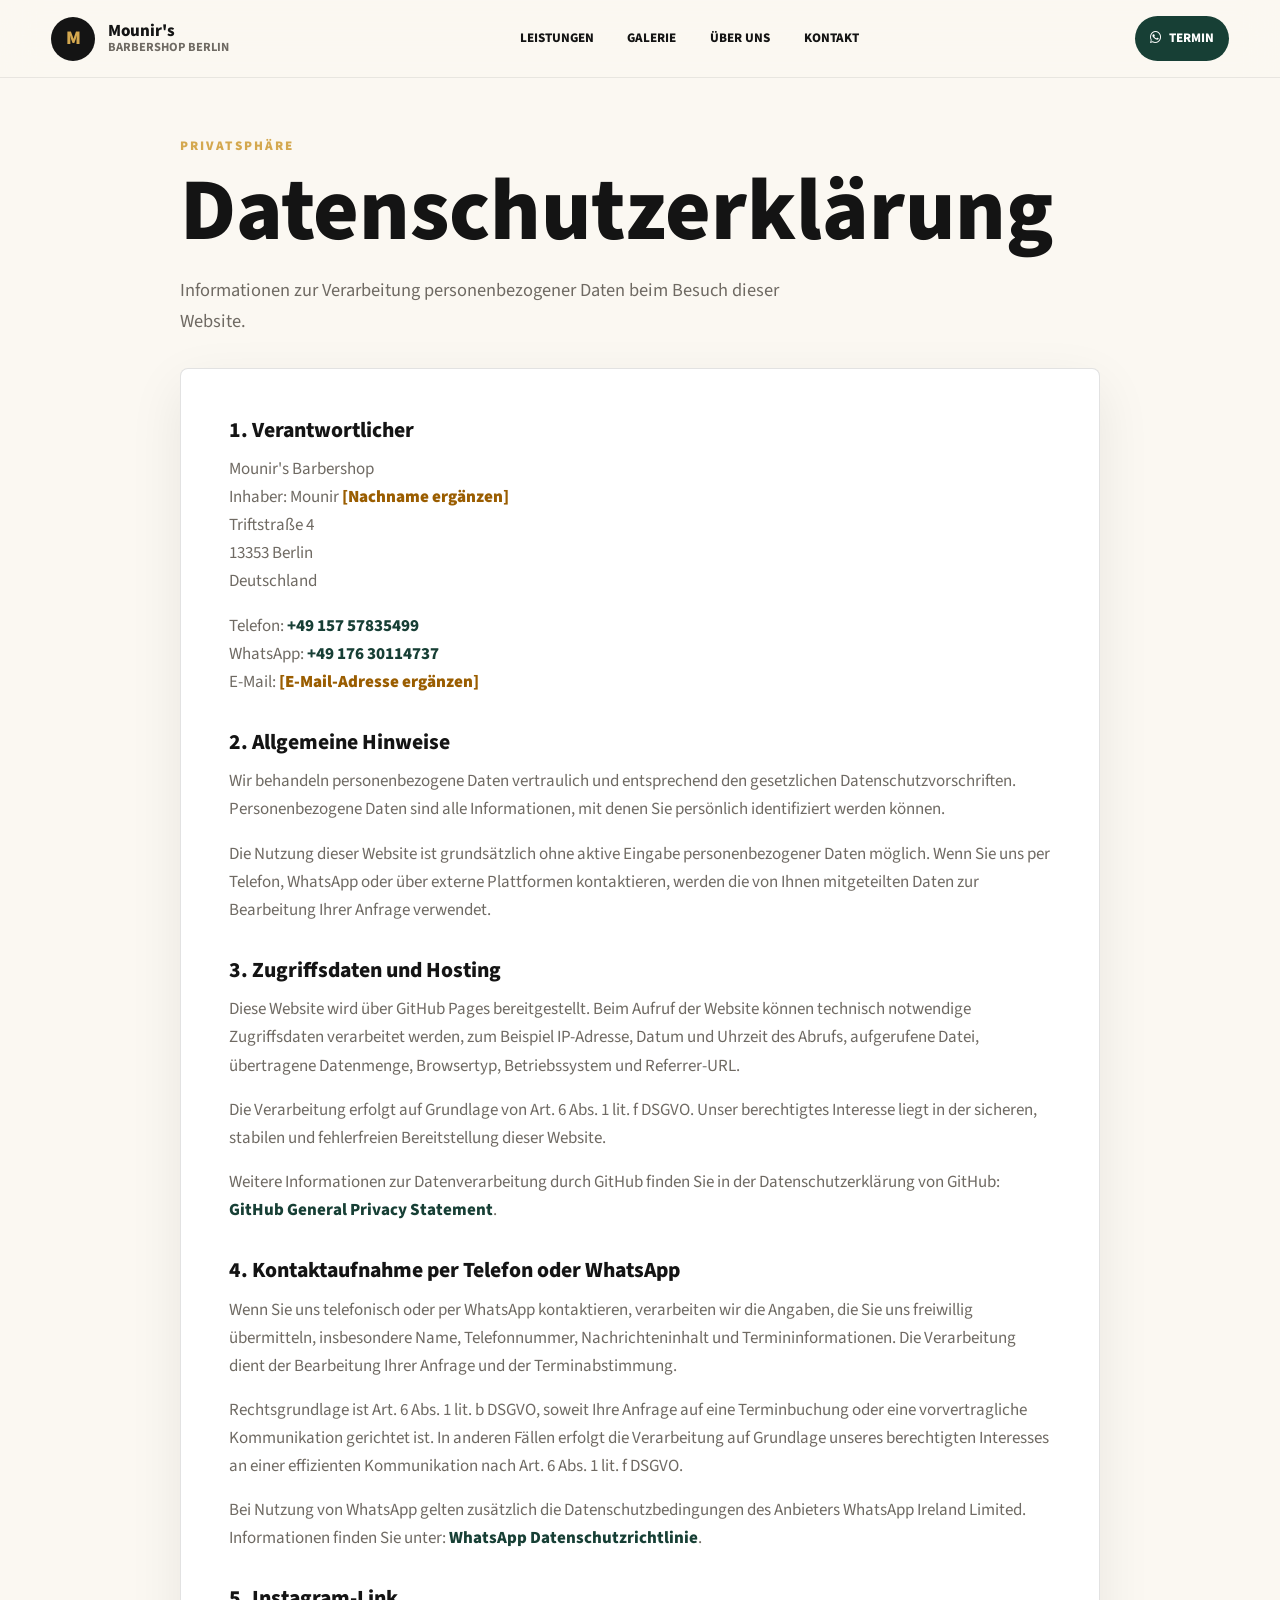
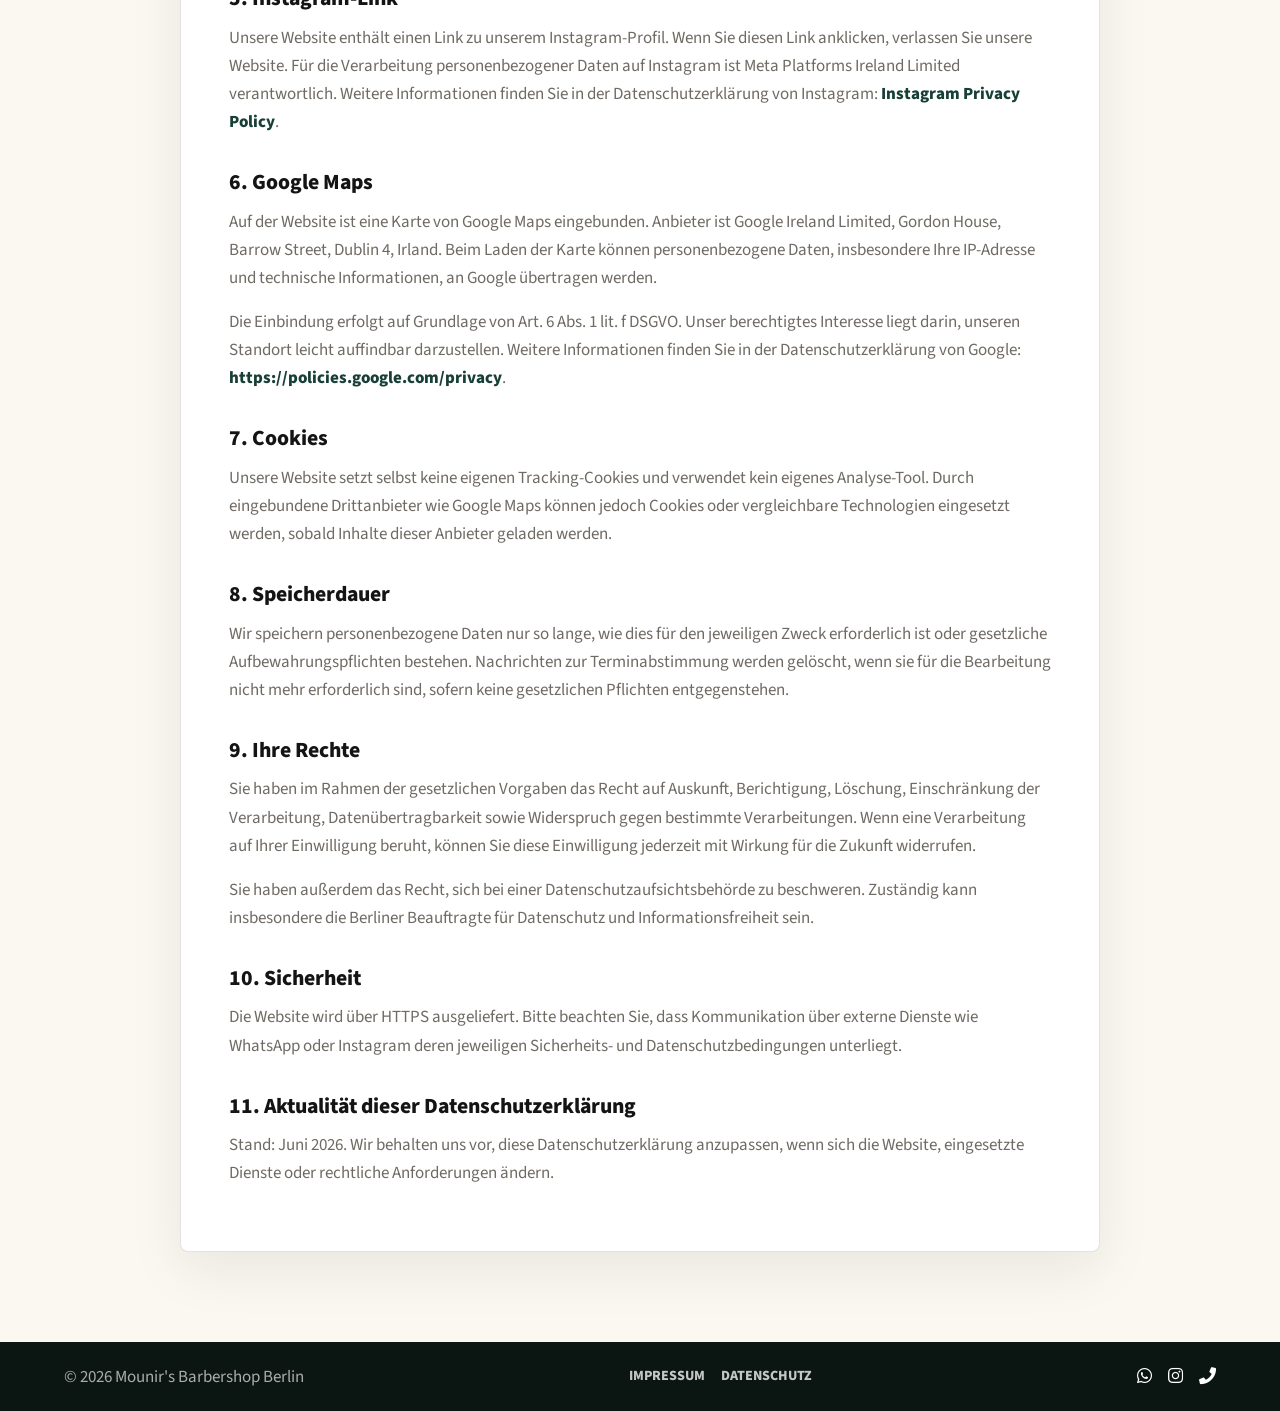
<file: datenschutz.html>
<!DOCTYPE HTML>
<html lang="de">
	<head>
		<title>Datenschutz | Mounir's Barbershop Berlin</title>
		<meta charset="utf-8" />
		<meta name="viewport" content="width=device-width, initial-scale=1" />
		<meta name="robots" content="index, follow" />
		<link rel="stylesheet" href="assets/css/main.css" />
		<link rel="stylesheet" href="assets/css/mounir.css" />
	</head>
	<body class="site-body legal-body">
		<header class="site-header">
			<a class="brand" href="index.html#home" aria-label="Mounir's Barbershop Startseite">
				<span class="brand-mark">M</span>
				<span>
					<strong>Mounir's</strong>
					<small>Barbershop Berlin</small>
				</span>
			</a>
			<nav class="site-nav" aria-label="Hauptnavigation">
				<a href="index.html#leistungen">Leistungen</a>
				<a href="index.html#galerie">Galerie</a>
				<a href="index.html#ueber-uns">&Uuml;ber uns</a>
				<a href="index.html#kontakt">Kontakt</a>
			</nav>
			<a class="nav-cta" href="https://wa.me/4917630114737?text=Hallo%2C%20ich%20m%C3%B6chte%20einen%20Termin%20bei%20Mounir%27s%20Barbershop%20buchen." target="_blank" rel="noopener noreferrer">
				<i class="icon brands fa-whatsapp"></i>
				Termin
			</a>
		</header>

		<main class="legal-main">
			<section class="legal-hero">
				<p class="eyebrow">Privatsph&auml;re</p>
				<h1>Datenschutzerkl&auml;rung</h1>
				<p>Informationen zur Verarbeitung personenbezogener Daten beim Besuch dieser Website.</p>
			</section>

			<section class="legal-card">
				<h2>1. Verantwortlicher</h2>
				<p>
					Mounir's Barbershop<br />
					Inhaber: Mounir <strong>[Nachname erg&auml;nzen]</strong><br />
					Triftstra&szlig;e 4<br />
					13353 Berlin<br />
					Deutschland
				</p>
				<p>
					Telefon: <a href="tel:+4915757835499">+49 157 57835499</a><br />
					WhatsApp: <a href="https://wa.me/4917630114737" target="_blank" rel="noopener noreferrer">+49 176 30114737</a><br />
					E-Mail: <strong>[E-Mail-Adresse erg&auml;nzen]</strong>
				</p>

				<h2>2. Allgemeine Hinweise</h2>
				<p>
					Wir behandeln personenbezogene Daten vertraulich und entsprechend den gesetzlichen Datenschutzvorschriften. Personenbezogene Daten sind alle Informationen, mit denen Sie pers&ouml;nlich identifiziert werden k&ouml;nnen.
				</p>
				<p>
					Die Nutzung dieser Website ist grunds&auml;tzlich ohne aktive Eingabe personenbezogener Daten m&ouml;glich. Wenn Sie uns per Telefon, WhatsApp oder &uuml;ber externe Plattformen kontaktieren, werden die von Ihnen mitgeteilten Daten zur Bearbeitung Ihrer Anfrage verwendet.
				</p>

				<h2>3. Zugriffsdaten und Hosting</h2>
				<p>
					Diese Website wird &uuml;ber GitHub Pages bereitgestellt. Beim Aufruf der Website k&ouml;nnen technisch notwendige Zugriffsdaten verarbeitet werden, zum Beispiel IP-Adresse, Datum und Uhrzeit des Abrufs, aufgerufene Datei, &uuml;bertragene Datenmenge, Browsertyp, Betriebssystem und Referrer-URL.
				</p>
				<p>
					Die Verarbeitung erfolgt auf Grundlage von Art. 6 Abs. 1 lit. f DSGVO. Unser berechtigtes Interesse liegt in der sicheren, stabilen und fehlerfreien Bereitstellung dieser Website.
				</p>
				<p>
					Weitere Informationen zur Datenverarbeitung durch GitHub finden Sie in der Datenschutzerkl&auml;rung von GitHub:
					<a href="https://docs.github.com/en/site-policy/privacy-policies/github-general-privacy-statement" target="_blank" rel="noopener noreferrer">GitHub General Privacy Statement</a>.
				</p>

				<h2>4. Kontaktaufnahme per Telefon oder WhatsApp</h2>
				<p>
					Wenn Sie uns telefonisch oder per WhatsApp kontaktieren, verarbeiten wir die Angaben, die Sie uns freiwillig &uuml;bermitteln, insbesondere Name, Telefonnummer, Nachrichteninhalt und Termininformationen. Die Verarbeitung dient der Bearbeitung Ihrer Anfrage und der Terminabstimmung.
				</p>
				<p>
					Rechtsgrundlage ist Art. 6 Abs. 1 lit. b DSGVO, soweit Ihre Anfrage auf eine Terminbuchung oder eine vorvertragliche Kommunikation gerichtet ist. In anderen F&auml;llen erfolgt die Verarbeitung auf Grundlage unseres berechtigten Interesses an einer effizienten Kommunikation nach Art. 6 Abs. 1 lit. f DSGVO.
				</p>
				<p>
					Bei Nutzung von WhatsApp gelten zus&auml;tzlich die Datenschutzbedingungen des Anbieters WhatsApp Ireland Limited. Informationen finden Sie unter:
					<a href="https://www.whatsapp.com/legal/privacy-policy-eea" target="_blank" rel="noopener noreferrer">WhatsApp Datenschutzrichtlinie</a>.
				</p>

				<h2>5. Instagram-Link</h2>
				<p>
					Unsere Website enth&auml;lt einen Link zu unserem Instagram-Profil. Wenn Sie diesen Link anklicken, verlassen Sie unsere Website. F&uuml;r die Verarbeitung personenbezogener Daten auf Instagram ist Meta Platforms Ireland Limited verantwortlich. Weitere Informationen finden Sie in der Datenschutzerkl&auml;rung von Instagram:
					<a href="https://privacycenter.instagram.com/policy/" target="_blank" rel="noopener noreferrer">Instagram Privacy Policy</a>.
				</p>

				<h2>6. Google Maps</h2>
				<p>
					Auf der Website ist eine Karte von Google Maps eingebunden. Anbieter ist Google Ireland Limited, Gordon House, Barrow Street, Dublin 4, Irland. Beim Laden der Karte k&ouml;nnen personenbezogene Daten, insbesondere Ihre IP-Adresse und technische Informationen, an Google &uuml;bertragen werden.
				</p>
				<p>
					Die Einbindung erfolgt auf Grundlage von Art. 6 Abs. 1 lit. f DSGVO. Unser berechtigtes Interesse liegt darin, unseren Standort leicht auffindbar darzustellen. Weitere Informationen finden Sie in der Datenschutzerkl&auml;rung von Google:
					<a href="https://policies.google.com/privacy" target="_blank" rel="noopener noreferrer">https://policies.google.com/privacy</a>.
				</p>

				<h2>7. Cookies</h2>
				<p>
					Unsere Website setzt selbst keine eigenen Tracking-Cookies und verwendet kein eigenes Analyse-Tool. Durch eingebundene Drittanbieter wie Google Maps k&ouml;nnen jedoch Cookies oder vergleichbare Technologien eingesetzt werden, sobald Inhalte dieser Anbieter geladen werden.
				</p>

				<h2>8. Speicherdauer</h2>
				<p>
					Wir speichern personenbezogene Daten nur so lange, wie dies f&uuml;r den jeweiligen Zweck erforderlich ist oder gesetzliche Aufbewahrungspflichten bestehen. Nachrichten zur Terminabstimmung werden gel&ouml;scht, wenn sie f&uuml;r die Bearbeitung nicht mehr erforderlich sind, sofern keine gesetzlichen Pflichten entgegenstehen.
				</p>

				<h2>9. Ihre Rechte</h2>
				<p>
					Sie haben im Rahmen der gesetzlichen Vorgaben das Recht auf Auskunft, Berichtigung, L&ouml;schung, Einschr&auml;nkung der Verarbeitung, Daten&uuml;bertragbarkeit sowie Widerspruch gegen bestimmte Verarbeitungen. Wenn eine Verarbeitung auf Ihrer Einwilligung beruht, k&ouml;nnen Sie diese Einwilligung jederzeit mit Wirkung f&uuml;r die Zukunft widerrufen.
				</p>
				<p>
					Sie haben au&szlig;erdem das Recht, sich bei einer Datenschutzaufsichtsbeh&ouml;rde zu beschweren. Zust&auml;ndig kann insbesondere die Berliner Beauftragte f&uuml;r Datenschutz und Informationsfreiheit sein.
				</p>

				<h2>10. Sicherheit</h2>
				<p>
					Die Website wird &uuml;ber HTTPS ausgeliefert. Bitte beachten Sie, dass Kommunikation &uuml;ber externe Dienste wie WhatsApp oder Instagram deren jeweiligen Sicherheits- und Datenschutzbedingungen unterliegt.
				</p>

				<h2>11. Aktualit&auml;t dieser Datenschutzerkl&auml;rung</h2>
				<p>
					Stand: Juni 2026. Wir behalten uns vor, diese Datenschutzerkl&auml;rung anzupassen, wenn sich die Website, eingesetzte Dienste oder rechtliche Anforderungen &auml;ndern.
				</p>
			</section>
		</main>

		<footer class="site-footer">
			<p>&copy; 2026 Mounir's Barbershop Berlin</p>
			<div class="footer-links">
				<a href="impressum.html">Impressum</a>
				<a href="datenschutz.html">Datenschutz</a>
			</div>
			<div class="footer-social">
				<a href="https://wa.me/4917630114737" target="_blank" rel="noopener noreferrer" aria-label="WhatsApp"><i class="icon brands fa-whatsapp"></i></a>
				<a href="https://www.instagram.com/mounirs_barbershop/" target="_blank" rel="noopener noreferrer" aria-label="Instagram"><i class="icon brands fa-instagram"></i></a>
				<a href="tel:+4915757835499" aria-label="Telefon"><i class="icon solid fa-phone"></i></a>
			</div>
		</footer>
	</body>
</html>
</file>
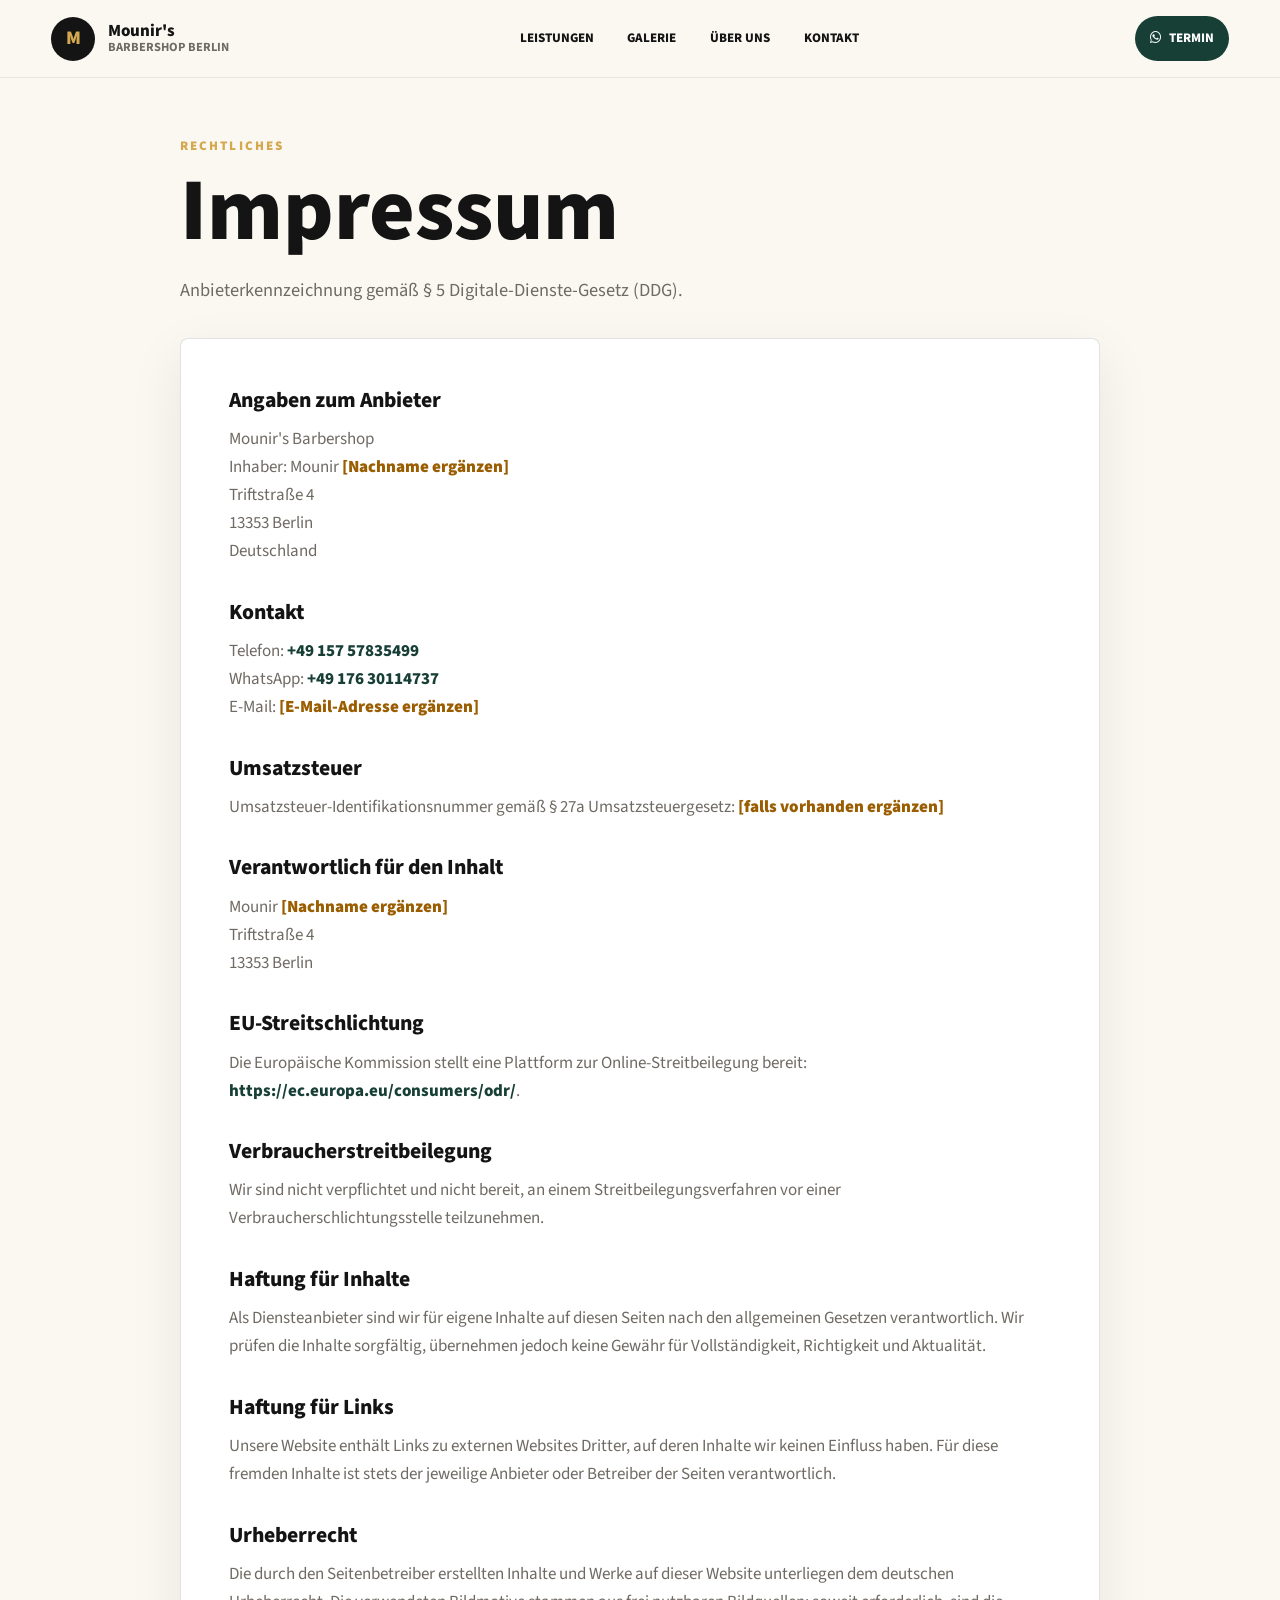
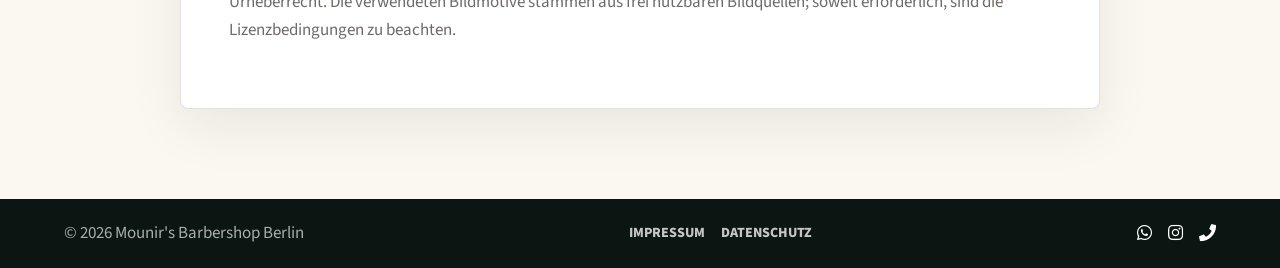
<file: impressum.html>
<!DOCTYPE HTML>
<html lang="de">
	<head>
		<title>Impressum | Mounir's Barbershop Berlin</title>
		<meta charset="utf-8" />
		<meta name="viewport" content="width=device-width, initial-scale=1" />
		<meta name="robots" content="index, follow" />
		<link rel="stylesheet" href="assets/css/main.css" />
		<link rel="stylesheet" href="assets/css/mounir.css" />
	</head>
	<body class="site-body legal-body">
		<header class="site-header">
			<a class="brand" href="index.html#home" aria-label="Mounir's Barbershop Startseite">
				<span class="brand-mark">M</span>
				<span>
					<strong>Mounir's</strong>
					<small>Barbershop Berlin</small>
				</span>
			</a>
			<nav class="site-nav" aria-label="Hauptnavigation">
				<a href="index.html#leistungen">Leistungen</a>
				<a href="index.html#galerie">Galerie</a>
				<a href="index.html#ueber-uns">&Uuml;ber uns</a>
				<a href="index.html#kontakt">Kontakt</a>
			</nav>
			<a class="nav-cta" href="https://wa.me/4917630114737?text=Hallo%2C%20ich%20m%C3%B6chte%20einen%20Termin%20bei%20Mounir%27s%20Barbershop%20buchen." target="_blank" rel="noopener noreferrer">
				<i class="icon brands fa-whatsapp"></i>
				Termin
			</a>
		</header>

		<main class="legal-main">
			<section class="legal-hero">
				<p class="eyebrow">Rechtliches</p>
				<h1>Impressum</h1>
				<p>Anbieterkennzeichnung gem&auml;&szlig; &sect; 5 Digitale-Dienste-Gesetz (DDG).</p>
			</section>

			<section class="legal-card">
				<h2>Angaben zum Anbieter</h2>
				<p>
					Mounir's Barbershop<br />
					Inhaber: Mounir <strong>[Nachname erg&auml;nzen]</strong><br />
					Triftstra&szlig;e 4<br />
					13353 Berlin<br />
					Deutschland
				</p>

				<h2>Kontakt</h2>
				<p>
					Telefon: <a href="tel:+4915757835499">+49 157 57835499</a><br />
					WhatsApp: <a href="https://wa.me/4917630114737" target="_blank" rel="noopener noreferrer">+49 176 30114737</a><br />
					E-Mail: <strong>[E-Mail-Adresse erg&auml;nzen]</strong>
				</p>

				<h2>Umsatzsteuer</h2>
				<p>
					Umsatzsteuer-Identifikationsnummer gem&auml;&szlig; &sect; 27a Umsatzsteuergesetz:
					<strong>[falls vorhanden erg&auml;nzen]</strong>
				</p>

				<h2>Verantwortlich f&uuml;r den Inhalt</h2>
				<p>
					Mounir <strong>[Nachname erg&auml;nzen]</strong><br />
					Triftstra&szlig;e 4<br />
					13353 Berlin
				</p>

				<h2>EU-Streitschlichtung</h2>
				<p>
					Die Europ&auml;ische Kommission stellt eine Plattform zur Online-Streitbeilegung bereit:
					<a href="https://ec.europa.eu/consumers/odr/" target="_blank" rel="noopener noreferrer">https://ec.europa.eu/consumers/odr/</a>.
				</p>

				<h2>Verbraucherstreitbeilegung</h2>
				<p>
					Wir sind nicht verpflichtet und nicht bereit, an einem Streitbeilegungsverfahren vor einer Verbraucherschlichtungsstelle teilzunehmen.
				</p>

				<h2>Haftung f&uuml;r Inhalte</h2>
				<p>
					Als Diensteanbieter sind wir f&uuml;r eigene Inhalte auf diesen Seiten nach den allgemeinen Gesetzen verantwortlich. Wir pr&uuml;fen die Inhalte sorgf&auml;ltig, &uuml;bernehmen jedoch keine Gew&auml;hr f&uuml;r Vollst&auml;ndigkeit, Richtigkeit und Aktualit&auml;t.
				</p>

				<h2>Haftung f&uuml;r Links</h2>
				<p>
					Unsere Website enth&auml;lt Links zu externen Websites Dritter, auf deren Inhalte wir keinen Einfluss haben. F&uuml;r diese fremden Inhalte ist stets der jeweilige Anbieter oder Betreiber der Seiten verantwortlich.
				</p>

				<h2>Urheberrecht</h2>
				<p>
					Die durch den Seitenbetreiber erstellten Inhalte und Werke auf dieser Website unterliegen dem deutschen Urheberrecht. Die verwendeten Bildmotive stammen aus frei nutzbaren Bildquellen; soweit erforderlich, sind die Lizenzbedingungen zu beachten.
				</p>
			</section>
		</main>

		<footer class="site-footer">
			<p>&copy; 2026 Mounir's Barbershop Berlin</p>
			<div class="footer-links">
				<a href="impressum.html">Impressum</a>
				<a href="datenschutz.html">Datenschutz</a>
			</div>
			<div class="footer-social">
				<a href="https://wa.me/4917630114737" target="_blank" rel="noopener noreferrer" aria-label="WhatsApp"><i class="icon brands fa-whatsapp"></i></a>
				<a href="https://www.instagram.com/mounirs_barbershop/" target="_blank" rel="noopener noreferrer" aria-label="Instagram"><i class="icon brands fa-instagram"></i></a>
				<a href="tel:+4915757835499" aria-label="Telefon"><i class="icon solid fa-phone"></i></a>
			</div>
		</footer>
	</body>
</html>
</file>
<file: assets/css/mounir.css>
:root {
	--ink: #141414;
	--muted: #6f6a63;
	--paper: #fbf8f2;
	--panel: #ffffff;
	--line: rgba(20, 20, 20, 0.12);
	--gold: #d4a84f;
	--green: #173f35;
	--green-2: #0f2c26;
	--cream: #f4ead8;
	--shadow: 0 24px 70px rgba(20, 20, 20, 0.16);
}

html {
	scroll-behavior: smooth;
}

* {
	min-width: 0;
}

body.site-body {
	background: var(--paper);
	color: var(--ink);
	font-family: Inter, "Source Sans Pro", Helvetica, Arial, sans-serif;
	font-size: 17px;
	line-height: 1.65;
	overflow-x: hidden;
}

body.lightbox-open {
	overflow: hidden;
}

a {
	border-bottom: 0;
	color: inherit;
}

p {
	color: var(--muted);
	margin: 0 0 1.35rem;
}

h1,
h2,
h3,
strong {
	color: var(--ink);
	font-weight: 800;
	letter-spacing: 0;
}

h1 {
	font-size: clamp(3rem, 7vw, 6.7rem);
	line-height: 0.92;
	margin: 0 0 1.4rem;
	max-width: 940px;
}

h2 {
	font-size: clamp(2.05rem, 4vw, 4rem);
	line-height: 1;
	margin: 0 0 1rem;
}

h3 {
	font-size: 1.15rem;
	margin: 0 0 0.55rem;
}

.site-header {
	align-items: center;
	backdrop-filter: blur(18px);
	background: rgba(251, 248, 242, 0.86);
	border-bottom: 1px solid rgba(20, 20, 20, 0.08);
	display: flex;
	gap: 1.25rem;
	justify-content: space-between;
	left: 0;
	padding: 1rem clamp(1rem, 4vw, 3.5rem);
	position: fixed;
	right: 0;
	top: 0;
	z-index: 100;
}

.brand {
	align-items: center;
	display: inline-flex;
	gap: 0.8rem;
	min-width: 12rem;
}

.brand-mark {
	align-items: center;
	background: var(--ink);
	border-radius: 50%;
	color: var(--gold);
	display: inline-flex;
	font-size: 1.2rem;
	font-weight: 900;
	height: 2.75rem;
	justify-content: center;
	width: 2.75rem;
}

.brand strong,
.brand small {
	display: block;
	line-height: 1.05;
}

.brand small {
	color: var(--muted);
	font-size: 0.78rem;
	font-weight: 700;
	text-transform: uppercase;
}

.site-nav {
	align-items: center;
	display: flex;
	gap: 0.2rem;
	justify-content: center;
}

.site-nav a,
.nav-cta {
	border-radius: 999px;
	font-size: 0.82rem;
	font-weight: 800;
	padding: 0.7rem 0.95rem;
	text-transform: uppercase;
}

.site-nav a:hover {
	background: rgba(23, 63, 53, 0.08);
	color: var(--green) !important;
}

.nav-cta {
	align-items: center;
	background: var(--green);
	color: #fff;
	display: inline-flex;
	gap: 0.45rem;
	white-space: nowrap;
}

.nav-cta:hover {
	background: var(--ink);
	color: #fff !important;
}

.hero {
	color: #fff;
	display: grid;
	min-height: 100svh;
	overflow: hidden;
	place-items: end start;
	position: relative;
}

	.hero-bg {
		background:
			linear-gradient(90deg, rgba(11, 15, 14, 0.86), rgba(11, 15, 14, 0.5) 46%, rgba(11, 15, 14, 0.12)),
			linear-gradient(0deg, rgba(11, 15, 14, 0.92), rgba(11, 15, 14, 0) 46%),
		url("../../images/site/cut-in-progress.jpg") center right / cover;
	inset: 0;
	position: absolute;
	transform: scale(1.02);
}

.hero-content {
	padding: 9rem clamp(1.25rem, 5vw, 5rem) clamp(2rem, 6vw, 5rem);
	position: relative;
	width: min(1100px, 100%);
	z-index: 1;
}

.eyebrow {
	color: var(--gold);
	font-size: 0.82rem;
	font-weight: 900;
	letter-spacing: 0.16em;
	margin: 0 0 0.9rem;
	text-transform: uppercase;
}

.hero h1,
.hero strong {
	color: #fff;
	text-wrap: balance;
}

.hero-copy {
	color: rgba(255, 255, 255, 0.82);
	font-size: clamp(1.05rem, 2vw, 1.35rem);
	max-width: 660px;
}

.hero-actions,
.hero-stats,
.booking-band,
.feature-list div,
.contact-list li,
.hours-row {
	align-items: center;
	display: flex;
}

.hero-actions {
	flex-wrap: wrap;
	gap: 0.85rem;
	margin: 2rem 0 3rem;
}

.button,
input[type="submit"],
input[type="reset"],
input[type="button"] {
	align-items: center;
	border: 0;
	border-radius: 999px;
	box-shadow: none;
	display: inline-flex;
	font-size: 0.88rem;
	font-weight: 900;
	gap: 0.55rem;
	height: auto;
	letter-spacing: 0;
	line-height: 1;
	padding: 1rem 1.25rem;
	text-transform: uppercase;
}

.button.primary {
	background: var(--gold);
	color: #17120a !important;
}

.button.primary:hover {
	background: #efc86a;
	color: #17120a !important;
}

.button.ghost {
	background: rgba(255, 255, 255, 0.1);
	color: #fff !important;
	outline: 1px solid rgba(255, 255, 255, 0.26);
}

.button.ghost:hover {
	background: rgba(255, 255, 255, 0.2);
	color: #fff !important;
}

.button.small {
	padding: 0.82rem 1rem;
}

.hero-stats {
	border-top: 1px solid rgba(255, 255, 255, 0.18);
	gap: clamp(1rem, 5vw, 3rem);
	padding-top: 1.5rem;
}

.hero-stats div {
	min-width: 8rem;
}

.hero-stats strong,
.hero-stats span {
	display: block;
}

.hero-stats strong {
	font-size: clamp(1.5rem, 3vw, 2.25rem);
	line-height: 1;
}

.hero-stats span {
	color: rgba(255, 255, 255, 0.72);
	font-size: 0.85rem;
	font-weight: 700;
	margin-top: 0.3rem;
}

.booking-band {
	background: var(--green);
	color: #fff;
	gap: 1rem;
	justify-content: space-between;
	padding: 1.25rem clamp(1.25rem, 5vw, 5rem);
}

.booking-band strong {
	color: #fff;
	font-size: clamp(1.05rem, 2vw, 1.4rem);
}

.band-label {
	color: var(--gold);
	display: block;
	font-size: 0.75rem;
	font-weight: 900;
	text-transform: uppercase;
}

.section {
	padding: clamp(4rem, 8vw, 7.5rem) clamp(1.25rem, 5vw, 5rem);
}

.section-heading {
	margin: 0 0 2.5rem;
	max-width: 760px;
}

.section-heading h2 {
	text-wrap: balance;
}

.section-heading p:not(.eyebrow) {
	font-size: 1.08rem;
}

.services-grid {
	display: grid;
	gap: 1rem;
	grid-template-columns: repeat(3, minmax(0, 1fr));
}

.service-card,
.contact-card {
	background: var(--panel);
	border: 1px solid var(--line);
	border-radius: 8px;
	box-shadow: 0 10px 36px rgba(20, 20, 20, 0.07);
}

.service-card {
	display: flex;
	flex-direction: column;
	min-height: 16rem;
	padding: 1.35rem;
	position: relative;
}

.service-card.featured {
	background: var(--ink);
	border-color: var(--ink);
}

.service-card.featured h3,
.service-card.featured strong {
	color: #fff;
}

.service-card.featured p {
	color: rgba(255, 255, 255, 0.68);
}

.service-card .icon {
	align-items: center;
	background: var(--cream);
	border-radius: 50%;
	color: var(--green);
	display: inline-flex;
	height: 2.9rem;
	justify-content: center;
	margin: 0 0 1.5rem;
	width: 2.9rem;
}

.service-card.featured .icon {
	background: var(--gold);
	color: var(--ink);
}

.service-card p {
	margin-bottom: auto;
}

.service-card strong {
	font-size: 1.85rem;
	line-height: 1;
	margin-top: 1.7rem;
}

.gallery-section {
	background: #ede2cf;
}

.gallery-grid {
	display: grid;
	gap: 1rem;
	grid-auto-flow: dense;
	grid-template-columns: repeat(4, minmax(0, 1fr));
}

.gallery-item {
	aspect-ratio: 1 / 1;
	background: var(--ink);
	border: 0;
	border-radius: 8px;
	cursor: pointer;
	display: block;
	overflow: hidden;
	padding: 0;
	position: relative;
}

.gallery-item.tall {
	grid-row: span 2;
	aspect-ratio: auto;
}

.gallery-item.wide {
	grid-column: span 2;
	aspect-ratio: 2 / 1;
}

.gallery-item img {
	height: 100%;
	object-fit: cover;
	transition: transform 0.45s ease, opacity 0.45s ease;
	width: 100%;
}

.gallery-item span {
	background: rgba(20, 20, 20, 0.78);
	border-radius: 999px;
	bottom: 0.8rem;
	color: #fff;
	font-size: 0.78rem;
	font-weight: 900;
	left: 0.8rem;
	padding: 0.45rem 0.7rem;
	position: absolute;
	text-transform: uppercase;
}

.gallery-item:hover img {
	opacity: 0.78;
	transform: scale(1.06);
}

.split-section {
	align-items: center;
	display: grid;
	gap: clamp(2rem, 5vw, 5rem);
	grid-template-columns: minmax(0, 0.92fr) minmax(0, 1fr);
}

.split-media {
	aspect-ratio: 4 / 5;
	border-radius: 8px;
	box-shadow: var(--shadow);
	overflow: hidden;
}

.split-media img {
	height: 100%;
	object-fit: cover;
	width: 100%;
}

.split-copy p:not(.eyebrow) {
	font-size: 1.08rem;
}

.feature-list {
	display: grid;
	gap: 0.85rem;
	margin-top: 1.5rem;
}

.feature-list div {
	background: #fff;
	border: 1px solid var(--line);
	border-radius: 8px;
	gap: 0.8rem;
	padding: 0.95rem 1rem;
}

.feature-list .icon {
	color: var(--green);
}

.contact-section {
	background: var(--green-2);
	color: #fff;
}

.contact-section h2,
.contact-section h3,
.contact-section strong {
	color: #fff;
}

.contact-section p {
	color: rgba(255, 255, 255, 0.72);
}

.contact-grid {
	display: grid;
	gap: 1rem;
	grid-template-columns: 0.85fr 0.85fr 1.3fr;
}

.contact-card {
	background: rgba(255, 255, 255, 0.08);
	border-color: rgba(255, 255, 255, 0.14);
	padding: 1.4rem;
}

.contact-list {
	list-style: none;
	margin: 1.5rem 0 0;
	padding: 0;
}

.contact-list li {
	gap: 0.75rem;
	margin: 0.7rem 0;
}

.contact-list .icon {
	color: var(--gold);
	width: 1rem;
}

.contact-list a {
	color: #fff;
	font-weight: 800;
}

.hours-row {
	border-bottom: 1px solid rgba(255, 255, 255, 0.12);
	justify-content: space-between;
	padding: 0.52rem 0;
}

.hours-row span {
	color: rgba(255, 255, 255, 0.68);
}

.hours-row.muted strong,
.hours-row.muted span {
	color: rgba(255, 255, 255, 0.45);
}

.map-card {
	border-radius: 8px;
	min-height: 24rem;
	overflow: hidden;
}

.map-card iframe {
	border: 0;
	display: block;
	height: 100%;
	min-height: 24rem;
	width: 100%;
}

.site-footer {
	align-items: center;
	background: #0b1512;
	color: rgba(255, 255, 255, 0.65);
	display: flex;
	justify-content: space-between;
	padding: 1.25rem clamp(1.25rem, 5vw, 5rem);
}

.site-footer p {
	color: inherit;
	margin: 0;
}

.footer-social,
.footer-links {
	display: flex;
	gap: 1rem;
}

.site-footer a {
	color: #fff;
}

.footer-links a {
	color: rgba(255, 255, 255, 0.76);
	font-size: 0.88rem;
	font-weight: 800;
	text-transform: uppercase;
}

.footer-links a:hover {
	color: var(--gold) !important;
}

.legal-body {
	background:
		linear-gradient(180deg, rgba(23, 63, 53, 0.08), rgba(23, 63, 53, 0) 18rem),
		var(--paper);
}

.legal-main {
	padding: 8.5rem clamp(1.25rem, 5vw, 5rem) clamp(4rem, 7vw, 6rem);
}

.legal-hero {
	margin: 0 auto 2rem;
	max-width: 920px;
}

.legal-hero h1 {
	color: var(--ink);
	font-size: clamp(2.7rem, 7vw, 5.5rem);
}

.legal-hero p:not(.eyebrow) {
	font-size: 1.15rem;
	max-width: 660px;
}

.legal-card {
	background: #fff;
	border: 1px solid var(--line);
	border-radius: 8px;
	box-shadow: 0 18px 54px rgba(20, 20, 20, 0.08);
	margin: 0 auto;
	max-width: 920px;
	padding: clamp(1.35rem, 4vw, 3rem);
}

.legal-card h2 {
	font-size: 1.35rem;
	line-height: 1.25;
	margin: 2.1rem 0 0.7rem;
}

.legal-card h2:first-child {
	margin-top: 0;
}

.legal-card p {
	margin-bottom: 1rem;
}

.legal-card a {
	color: var(--green);
	font-weight: 800;
	overflow-wrap: anywhere;
}

.legal-card strong {
	color: #9a5d00;
	font-weight: 900;
}

.whatsapp-float {
	align-items: center;
	background: #25d366;
	border-radius: 50%;
	bottom: 1.4rem;
	box-shadow: 0 14px 38px rgba(0, 0, 0, 0.28);
	color: #fff;
	display: inline-flex;
	font-size: 1.7rem;
	height: 3.6rem;
	justify-content: center;
	position: fixed;
	right: 1.4rem;
	width: 3.6rem;
	z-index: 90;
}

.whatsapp-float:hover {
	color: #fff !important;
	transform: translateY(-2px);
}

.lightbox {
	align-items: center;
	background: rgba(5, 7, 7, 0.92);
	display: none;
	inset: 0;
	justify-content: center;
	padding: 5vw;
	position: fixed;
	z-index: 200;
}

.lightbox.active {
	display: flex;
}

.lightbox img {
	border-radius: 8px;
	box-shadow: var(--shadow);
	max-height: 88vh;
	max-width: min(1100px, 92vw);
	object-fit: contain;
}

.lightbox-close {
	background: transparent;
	border: 0;
	color: #fff;
	cursor: pointer;
	font-size: 3rem;
	position: fixed;
	right: 2rem;
	top: 1.25rem;
}

@media screen and (max-width: 980px) {
	body.site-body {
		font-size: 16px;
	}

	.site-header {
		align-items: flex-start;
		flex-wrap: wrap;
	}

	.site-nav {
		justify-content: flex-start;
		order: 3;
		overflow-x: auto;
		width: 100%;
	}

	.site-nav a {
		flex: 0 0 auto;
	}

	.hero {
		min-height: 92svh;
	}

	.hero-bg {
		background:
			linear-gradient(0deg, rgba(11, 15, 14, 0.9), rgba(11, 15, 14, 0.25)),
			url("../../images/site/cut-in-progress.jpg") center / cover;
	}

	.services-grid,
	.contact-grid {
		grid-template-columns: repeat(2, minmax(0, 1fr));
	}

	.map-card {
		grid-column: 1 / -1;
	}

	.gallery-grid {
		grid-template-columns: repeat(2, minmax(0, 1fr));
	}

	.split-section {
		grid-template-columns: 1fr;
	}

	.split-media {
		aspect-ratio: 16 / 10;
	}
}

@media screen and (max-width: 640px) {
	.site-header {
		display: grid;
		grid-template-columns: 1fr;
		padding: 0.85rem 1rem;
	}

	.brand {
		min-width: 0;
	}

	.brand small {
		display: none;
	}

	.nav-cta {
		display: none;
	}

	.site-nav a {
		font-size: 0.72rem;
		padding: 0.45rem 0.15rem;
		text-align: center;
	}

	.site-nav {
		display: grid;
		gap: 0.15rem;
		grid-template-columns: repeat(2, minmax(0, 10rem));
		overflow: visible;
		width: min(100%, 22rem);
	}

	.hero-content {
		max-width: 100vw;
		padding: 10rem 1.1rem 2rem;
		width: 100%;
	}

	h1 {
		font-size: clamp(2.2rem, 11.5vw, 2.85rem);
		line-height: 0.98;
	}

	.hero h1,
	.hero-copy {
		max-width: min(calc(100vw - 2.2rem), 22rem);
		text-wrap: auto;
	}

	.hero-stats,
	.booking-band,
	.site-footer {
		align-items: flex-start;
		flex-direction: column;
	}

	.footer-links,
	.footer-social {
		flex-wrap: wrap;
	}

	.booking-band > div {
		max-width: 22rem;
	}

	.hero-stats {
		gap: 1.2rem;
	}

	.services-grid,
	.contact-grid,
	.gallery-grid {
		grid-template-columns: 1fr;
	}

	.gallery-item,
	.gallery-item.wide,
	.gallery-item.tall {
		aspect-ratio: 4 / 3;
		grid-column: auto;
		grid-row: auto;
	}

	.service-card {
		min-height: 13rem;
	}

	.map-card,
	.map-card iframe {
		min-height: 20rem;
	}

	.whatsapp-float {
		bottom: 1rem;
		height: 3.2rem;
		right: 1rem;
		width: 3.2rem;
	}
}
</file>
<file: assets/css/main.css>
@import url("fontawesome-all.min.css");
@import url("https://fonts.googleapis.com/css?family=Source+Sans+Pro:400,400italic");

/*
	Strata by HTML5 UP
	html5up.net | @ajlkn
	Free for personal and commercial use under the CCA 3.0 license (html5up.net/license)
*/

html, body, div, span, applet, object,
iframe, h1, h2, h3, h4, h5, h6, p, blockquote,
pre, a, abbr, acronym, address, big, cite,
code, del, dfn, em, img, ins, kbd, q, s, samp,
small, strike, strong, sub, sup, tt, var, b,
u, i, center, dl, dt, dd, ol, ul, li, fieldset,
form, label, legend, table, caption, tbody,
tfoot, thead, tr, th, td, article, aside,
canvas, details, embed, figure, figcaption,
footer, header, hgroup, menu, nav, output, ruby,
section, summary, time, mark, audio, video {
	margin: 0;
	padding: 0;
	border: 0;
	font-size: 100%;
	font: inherit;
	vertical-align: baseline;}

article, aside, details, figcaption, figure,
footer, header, hgroup, menu, nav, section {
	display: block;}

body {
	line-height: 1;
}

ol, ul {
	list-style: none;
}

blockquote, q {
	quotes: none;
}

	blockquote:before, blockquote:after, q:before, q:after {
		content: '';
		content: none;
	}

table {
	border-collapse: collapse;
	border-spacing: 0;
}

body {
	-webkit-text-size-adjust: none;
}

mark {
	background-color: transparent;
	color: inherit;
}

input::-moz-focus-inner {
	border: 0;
	padding: 0;
}

input, select, textarea {
	-moz-appearance: none;
	-webkit-appearance: none;
	-ms-appearance: none;
	appearance: none;
}

/* Basic */

	html {
		box-sizing: border-box;
	}

	*, *:before, *:after {
		box-sizing: inherit;
	}

	body {
		background: #fff;
	}

		body.is-preload *, body.is-preload *:before, body.is-preload *:after {
			-moz-animation: none !important;
			-webkit-animation: none !important;
			-ms-animation: none !important;
			animation: none !important;
			-moz-transition: none !important;
			-webkit-transition: none !important;
			-ms-transition: none !important;
			transition: none !important;
		}

	body, input, select, textarea {
		color: #a2a2a2;
		font-family: "Source Sans Pro", Helvetica, sans-serif;
		font-size: 16pt;
		font-weight: 400;
		line-height: 1.75em;
	}

	a {
		-moz-transition: color 0.2s ease-in-out, border-color 0.2s ease-in-out;
		-webkit-transition: color 0.2s ease-in-out, border-color 0.2s ease-in-out;
		-ms-transition: color 0.2s ease-in-out, border-color 0.2s ease-in-out;
		transition: color 0.2s ease-in-out, border-color 0.2s ease-in-out;
		border-bottom: dotted 1px;
		color: #49bf9d;
		text-decoration: none;
	}

		a:hover {
			border-bottom-color: transparent;
			color: #49bf9d !important;
			text-decoration: none;
		}

	strong, b {
		color: #787878;
		font-weight: 400;
	}

	em, i {
		font-style: italic;
	}

	p {
		margin: 0 0 2em 0;
	}

	h1, h2, h3, h4, h5, h6 {
		color: #787878;
		font-weight: 400;
		line-height: 1em;
		margin: 0 0 1em 0;
	}

		h1 a, h2 a, h3 a, h4 a, h5 a, h6 a {
			color: inherit;
			text-decoration: none;
		}

	h1 {
		font-size: 2em;
		line-height: 1.5em;
	}

	h2 {
		font-size: 1.5em;
		line-height: 1.5em;
	}

	h3 {
		font-size: 1.25em;
		line-height: 1.5em;
	}

	h4 {
		font-size: 1.1em;
		line-height: 1.5em;
	}

	h5 {
		font-size: 0.9em;
		line-height: 1.5em;
	}

	h6 {
		font-size: 0.7em;
		line-height: 1.5em;
	}

	sub {
		font-size: 0.8em;
		position: relative;
		top: 0.5em;
	}

	sup {
		font-size: 0.8em;
		position: relative;
		top: -0.5em;
	}

	hr {
		border: 0;
		border-bottom: solid 2px #efefef;
		margin: 2em 0;
	}

		hr.major {
			margin: 3em 0;
		}

	blockquote {
		border-left: solid 6px #efefef;
		font-style: italic;
		margin: 0 0 2em 0;
		padding: 0.5em 0 0.5em 1.5em;
	}

	code {
		background: #f7f7f7;
		border-radius: 0.35em;
		border: solid 2px #efefef;
		font-family: "Courier New", monospace;
		font-size: 0.9em;
		margin: 0 0.25em;
		padding: 0.25em 0.65em;
	}

	pre {
		-webkit-overflow-scrolling: touch;
		font-family: "Courier New", monospace;
		font-size: 0.9em;
		margin: 0 0 2em 0;
	}

		pre code {
			display: block;
			line-height: 1.75em;
			padding: 1em 1.5em;
			overflow-x: auto;
		}

	.align-left {
		text-align: left;
	}

	.align-center {
		text-align: center;
	}

	.align-right {
		text-align: right;
	}

/* Container */

	.container {
		margin: 0 auto;
		max-width: calc(100% - 4em);
		width: 100%;
	}

		.container.xsmall {
			width: 25%;
		}

		.container.small {
			width: 50%;
		}

		.container.medium {
			width: 75%;
		}

		.container.large {
			width: 125%;
		}

		.container.xlarge {
			width: 150%;
		}

		.container.max {
			width: 100%;
		}

		@media screen and (max-width: 980px) {

			.container {
				width: 100% !important;
				max-width: 100% !important;
			}

		}

		@media screen and (max-width: 480px) {

			.container {
				max-width: calc(100% - 3em);
			}

		}

/* Row */

	.row {
		display: flex;
		flex-wrap: wrap;
		box-sizing: border-box;
		align-items: stretch;
	}

		.row > * {
			box-sizing: border-box;
		}

		.row.gtr-uniform > * > :last-child {
			margin-bottom: 0;
		}

		.row.aln-left {
			justify-content: flex-start;
		}

		.row.aln-center {
			justify-content: center;
		}

		.row.aln-right {
			justify-content: flex-end;
		}

		.row.aln-top {
			align-items: flex-start;
		}

		.row.aln-middle {
			align-items: center;
		}

		.row.aln-bottom {
			align-items: flex-end;
		}

		.row > .imp {
			order: -1;
		}

		.row > .col-1 {
			width: 8.33333%;
		}

		.row > .off-1 {
			margin-left: 8.33333%;
		}

		.row > .col-2 {
			width: 16.66667%;
		}

		.row > .off-2 {
			margin-left: 16.66667%;
		}

		.row > .col-3 {
			width: 25%;
		}

		.row > .off-3 {
			margin-left: 25%;
		}

		.row > .col-4 {
			width: 33.33333%;
		}

		.row > .off-4 {
			margin-left: 33.33333%;
		}

		.row > .col-5 {
			width: 41.66667%;
		}

		.row > .off-5 {
			margin-left: 41.66667%;
		}

		.row > .col-6 {
			width: 50%;
		}

		.row > .off-6 {
			margin-left: 50%;
		}

		.row > .col-7 {
			width: 58.33333%;
		}

		.row > .off-7 {
			margin-left: 58.33333%;
		}

		.row > .col-8 {
			width: 66.66667%;
		}

		.row > .off-8 {
			margin-left: 66.66667%;
		}

		.row > .col-9 {
			width: 75%;
		}

		.row > .off-9 {
			margin-left: 75%;
		}

		.row > .col-10 {
			width: 83.33333%;
		}

		.row > .off-10 {
			margin-left: 83.33333%;
		}

		.row > .col-11 {
			width: 91.66667%;
		}

		.row > .off-11 {
			margin-left: 91.66667%;
		}

		.row > .col-12 {
			width: 100%;
		}

		.row > .off-12 {
			margin-left: 100%;
		}

		.row.gtr-0 {
			margin-top: 0;
			margin-left: 0em;
		}

			.row.gtr-0 > * {
				padding: 0 0 0 0em;
			}

			.row.gtr-0.gtr-uniform {
				margin-top: 0em;
			}

				.row.gtr-0.gtr-uniform > * {
					padding-top: 0em;
				}

		.row.gtr-25 {
			margin-top: 0;
			margin-left: -0.625em;
		}

			.row.gtr-25 > * {
				padding: 0 0 0 0.625em;
			}

			.row.gtr-25.gtr-uniform {
				margin-top: -0.625em;
			}

				.row.gtr-25.gtr-uniform > * {
					padding-top: 0.625em;
				}

		.row.gtr-50 {
			margin-top: 0;
			margin-left: -1.25em;
		}

			.row.gtr-50 > * {
				padding: 0 0 0 1.25em;
			}

			.row.gtr-50.gtr-uniform {
				margin-top: -1.25em;
			}

				.row.gtr-50.gtr-uniform > * {
					padding-top: 1.25em;
				}

		.row {
			margin-top: 0;
			margin-left: -2.5em;
		}

			.row > * {
				padding: 0 0 0 2.5em;
			}

			.row.gtr-uniform {
				margin-top: -2.5em;
			}

				.row.gtr-uniform > * {
					padding-top: 2.5em;
				}

		.row.gtr-150 {
			margin-top: 0;
			margin-left: -3.75em;
		}

			.row.gtr-150 > * {
				padding: 0 0 0 3.75em;
			}

			.row.gtr-150.gtr-uniform {
				margin-top: -3.75em;
			}

				.row.gtr-150.gtr-uniform > * {
					padding-top: 3.75em;
				}

		.row.gtr-200 {
			margin-top: 0;
			margin-left: -5em;
		}

			.row.gtr-200 > * {
				padding: 0 0 0 5em;
			}

			.row.gtr-200.gtr-uniform {
				margin-top: -5em;
			}

				.row.gtr-200.gtr-uniform > * {
					padding-top: 5em;
				}

		@media screen and (max-width: 1800px) {

			.row {
				display: flex;
				flex-wrap: wrap;
				box-sizing: border-box;
				align-items: stretch;
			}

				.row > * {
					box-sizing: border-box;
				}

				.row.gtr-uniform > * > :last-child {
					margin-bottom: 0;
				}

				.row.aln-left {
					justify-content: flex-start;
				}

				.row.aln-center {
					justify-content: center;
				}

				.row.aln-right {
					justify-content: flex-end;
				}

				.row.aln-top {
					align-items: flex-start;
				}

				.row.aln-middle {
					align-items: center;
				}

				.row.aln-bottom {
					align-items: flex-end;
				}

				.row > .imp-xlarge {
					order: -1;
				}

				.row > .col-1-xlarge {
					width: 8.33333%;
				}

				.row > .off-1-xlarge {
					margin-left: 8.33333%;
				}

				.row > .col-2-xlarge {
					width: 16.66667%;
				}

				.row > .off-2-xlarge {
					margin-left: 16.66667%;
				}

				.row > .col-3-xlarge {
					width: 25%;
				}

				.row > .off-3-xlarge {
					margin-left: 25%;
				}

				.row > .col-4-xlarge {
					width: 33.33333%;
				}

				.row > .off-4-xlarge {
					margin-left: 33.33333%;
				}

				.row > .col-5-xlarge {
					width: 41.66667%;
				}

				.row > .off-5-xlarge {
					margin-left: 41.66667%;
				}

				.row > .col-6-xlarge {
					width: 50%;
				}

				.row > .off-6-xlarge {
					margin-left: 50%;
				}

				.row > .col-7-xlarge {
					width: 58.33333%;
				}

				.row > .off-7-xlarge {
					margin-left: 58.33333%;
				}

				.row > .col-8-xlarge {
					width: 66.66667%;
				}

				.row > .off-8-xlarge {
					margin-left: 66.66667%;
				}

				.row > .col-9-xlarge {
					width: 75%;
				}

				.row > .off-9-xlarge {
					margin-left: 75%;
				}

				.row > .col-10-xlarge {
					width: 83.33333%;
				}

				.row > .off-10-xlarge {
					margin-left: 83.33333%;
				}

				.row > .col-11-xlarge {
					width: 91.66667%;
				}

				.row > .off-11-xlarge {
					margin-left: 91.66667%;
				}

				.row > .col-12-xlarge {
					width: 100%;
				}

				.row > .off-12-xlarge {
					margin-left: 100%;
				}

				.row.gtr-0 {
					margin-top: 0;
					margin-left: 0em;
				}

					.row.gtr-0 > * {
						padding: 0 0 0 0em;
					}

					.row.gtr-0.gtr-uniform {
						margin-top: 0em;
					}

						.row.gtr-0.gtr-uniform > * {
							padding-top: 0em;
						}

				.row.gtr-25 {
					margin-top: 0;
					margin-left: -0.625em;
				}

					.row.gtr-25 > * {
						padding: 0 0 0 0.625em;
					}

					.row.gtr-25.gtr-uniform {
						margin-top: -0.625em;
					}

						.row.gtr-25.gtr-uniform > * {
							padding-top: 0.625em;
						}

				.row.gtr-50 {
					margin-top: 0;
					margin-left: -1.25em;
				}

					.row.gtr-50 > * {
						padding: 0 0 0 1.25em;
					}

					.row.gtr-50.gtr-uniform {
						margin-top: -1.25em;
					}

						.row.gtr-50.gtr-uniform > * {
							padding-top: 1.25em;
						}

				.row {
					margin-top: 0;
					margin-left: -2.5em;
				}

					.row > * {
						padding: 0 0 0 2.5em;
					}

					.row.gtr-uniform {
						margin-top: -2.5em;
					}

						.row.gtr-uniform > * {
							padding-top: 2.5em;
						}

				.row.gtr-150 {
					margin-top: 0;
					margin-left: -3.75em;
				}

					.row.gtr-150 > * {
						padding: 0 0 0 3.75em;
					}

					.row.gtr-150.gtr-uniform {
						margin-top: -3.75em;
					}

						.row.gtr-150.gtr-uniform > * {
							padding-top: 3.75em;
						}

				.row.gtr-200 {
					margin-top: 0;
					margin-left: -5em;
				}

					.row.gtr-200 > * {
						padding: 0 0 0 5em;
					}

					.row.gtr-200.gtr-uniform {
						margin-top: -5em;
					}

						.row.gtr-200.gtr-uniform > * {
							padding-top: 5em;
						}

		}

		@media screen and (max-width: 1280px) {

			.row {
				display: flex;
				flex-wrap: wrap;
				box-sizing: border-box;
				align-items: stretch;
			}

				.row > * {
					box-sizing: border-box;
				}

				.row.gtr-uniform > * > :last-child {
					margin-bottom: 0;
				}

				.row.aln-left {
					justify-content: flex-start;
				}

				.row.aln-center {
					justify-content: center;
				}

				.row.aln-right {
					justify-content: flex-end;
				}

				.row.aln-top {
					align-items: flex-start;
				}

				.row.aln-middle {
					align-items: center;
				}

				.row.aln-bottom {
					align-items: flex-end;
				}

				.row > .imp-large {
					order: -1;
				}

				.row > .col-1-large {
					width: 8.33333%;
				}

				.row > .off-1-large {
					margin-left: 8.33333%;
				}

				.row > .col-2-large {
					width: 16.66667%;
				}

				.row > .off-2-large {
					margin-left: 16.66667%;
				}

				.row > .col-3-large {
					width: 25%;
				}

				.row > .off-3-large {
					margin-left: 25%;
				}

				.row > .col-4-large {
					width: 33.33333%;
				}

				.row > .off-4-large {
					margin-left: 33.33333%;
				}

				.row > .col-5-large {
					width: 41.66667%;
				}

				.row > .off-5-large {
					margin-left: 41.66667%;
				}

				.row > .col-6-large {
					width: 50%;
				}

				.row > .off-6-large {
					margin-left: 50%;
				}

				.row > .col-7-large {
					width: 58.33333%;
				}

				.row > .off-7-large {
					margin-left: 58.33333%;
				}

				.row > .col-8-large {
					width: 66.66667%;
				}

				.row > .off-8-large {
					margin-left: 66.66667%;
				}

				.row > .col-9-large {
					width: 75%;
				}

				.row > .off-9-large {
					margin-left: 75%;
				}

				.row > .col-10-large {
					width: 83.33333%;
				}

				.row > .off-10-large {
					margin-left: 83.33333%;
				}

				.row > .col-11-large {
					width: 91.66667%;
				}

				.row > .off-11-large {
					margin-left: 91.66667%;
				}

				.row > .col-12-large {
					width: 100%;
				}

				.row > .off-12-large {
					margin-left: 100%;
				}

				.row.gtr-0 {
					margin-top: 0;
					margin-left: 0em;
				}

					.row.gtr-0 > * {
						padding: 0 0 0 0em;
					}

					.row.gtr-0.gtr-uniform {
						margin-top: 0em;
					}

						.row.gtr-0.gtr-uniform > * {
							padding-top: 0em;
						}

				.row.gtr-25 {
					margin-top: 0;
					margin-left: -0.5em;
				}

					.row.gtr-25 > * {
						padding: 0 0 0 0.5em;
					}

					.row.gtr-25.gtr-uniform {
						margin-top: -0.5em;
					}

						.row.gtr-25.gtr-uniform > * {
							padding-top: 0.5em;
						}

				.row.gtr-50 {
					margin-top: 0;
					margin-left: -1em;
				}

					.row.gtr-50 > * {
						padding: 0 0 0 1em;
					}

					.row.gtr-50.gtr-uniform {
						margin-top: -1em;
					}

						.row.gtr-50.gtr-uniform > * {
							padding-top: 1em;
						}

				.row {
					margin-top: 0;
					margin-left: -2em;
				}

					.row > * {
						padding: 0 0 0 2em;
					}

					.row.gtr-uniform {
						margin-top: -2em;
					}

						.row.gtr-uniform > * {
							padding-top: 2em;
						}

				.row.gtr-150 {
					margin-top: 0;
					margin-left: -3em;
				}

					.row.gtr-150 > * {
						padding: 0 0 0 3em;
					}

					.row.gtr-150.gtr-uniform {
						margin-top: -3em;
					}

						.row.gtr-150.gtr-uniform > * {
							padding-top: 3em;
						}

				.row.gtr-200 {
					margin-top: 0;
					margin-left: -4em;
				}

					.row.gtr-200 > * {
						padding: 0 0 0 4em;
					}

					.row.gtr-200.gtr-uniform {
						margin-top: -4em;
					}

						.row.gtr-200.gtr-uniform > * {
							padding-top: 4em;
						}

		}

		@media screen and (max-width: 980px) {

			.row {
				display: flex;
				flex-wrap: wrap;
				box-sizing: border-box;
				align-items: stretch;
			}

				.row > * {
					box-sizing: border-box;
				}

				.row.gtr-uniform > * > :last-child {
					margin-bottom: 0;
				}

				.row.aln-left {
					justify-content: flex-start;
				}

				.row.aln-center {
					justify-content: center;
				}

				.row.aln-right {
					justify-content: flex-end;
				}

				.row.aln-top {
					align-items: flex-start;
				}

				.row.aln-middle {
					align-items: center;
				}

				.row.aln-bottom {
					align-items: flex-end;
				}

				.row > .imp-medium {
					order: -1;
				}

				.row > .col-1-medium {
					width: 8.33333%;
				}

				.row > .off-1-medium {
					margin-left: 8.33333%;
				}

				.row > .col-2-medium {
					width: 16.66667%;
				}

				.row > .off-2-medium {
					margin-left: 16.66667%;
				}

				.row > .col-3-medium {
					width: 25%;
				}

				.row > .off-3-medium {
					margin-left: 25%;
				}

				.row > .col-4-medium {
					width: 33.33333%;
				}

				.row > .off-4-medium {
					margin-left: 33.33333%;
				}

				.row > .col-5-medium {
					width: 41.66667%;
				}

				.row > .off-5-medium {
					margin-left: 41.66667%;
				}

				.row > .col-6-medium {
					width: 50%;
				}

				.row > .off-6-medium {
					margin-left: 50%;
				}

				.row > .col-7-medium {
					width: 58.33333%;
				}

				.row > .off-7-medium {
					margin-left: 58.33333%;
				}

				.row > .col-8-medium {
					width: 66.66667%;
				}

				.row > .off-8-medium {
					margin-left: 66.66667%;
				}

				.row > .col-9-medium {
					width: 75%;
				}

				.row > .off-9-medium {
					margin-left: 75%;
				}

				.row > .col-10-medium {
					width: 83.33333%;
				}

				.row > .off-10-medium {
					margin-left: 83.33333%;
				}

				.row > .col-11-medium {
					width: 91.66667%;
				}

				.row > .off-11-medium {
					margin-left: 91.66667%;
				}

				.row > .col-12-medium {
					width: 100%;
				}

				.row > .off-12-medium {
					margin-left: 100%;
				}

				.row.gtr-0 {
					margin-top: 0;
					margin-left: 0em;
				}

					.row.gtr-0 > * {
						padding: 0 0 0 0em;
					}

					.row.gtr-0.gtr-uniform {
						margin-top: 0em;
					}

						.row.gtr-0.gtr-uniform > * {
							padding-top: 0em;
						}

				.row.gtr-25 {
					margin-top: 0;
					margin-left: -0.5em;
				}

					.row.gtr-25 > * {
						padding: 0 0 0 0.5em;
					}

					.row.gtr-25.gtr-uniform {
						margin-top: -0.5em;
					}

						.row.gtr-25.gtr-uniform > * {
							padding-top: 0.5em;
						}

				.row.gtr-50 {
					margin-top: 0;
					margin-left: -1em;
				}

					.row.gtr-50 > * {
						padding: 0 0 0 1em;
					}

					.row.gtr-50.gtr-uniform {
						margin-top: -1em;
					}

						.row.gtr-50.gtr-uniform > * {
							padding-top: 1em;
						}

				.row {
					margin-top: 0;
					margin-left: -2em;
				}

					.row > * {
						padding: 0 0 0 2em;
					}

					.row.gtr-uniform {
						margin-top: -2em;
					}

						.row.gtr-uniform > * {
							padding-top: 2em;
						}

				.row.gtr-150 {
					margin-top: 0;
					margin-left: -3em;
				}

					.row.gtr-150 > * {
						padding: 0 0 0 3em;
					}

					.row.gtr-150.gtr-uniform {
						margin-top: -3em;
					}

						.row.gtr-150.gtr-uniform > * {
							padding-top: 3em;
						}

				.row.gtr-200 {
					margin-top: 0;
					margin-left: -4em;
				}

					.row.gtr-200 > * {
						padding: 0 0 0 4em;
					}

					.row.gtr-200.gtr-uniform {
						margin-top: -4em;
					}

						.row.gtr-200.gtr-uniform > * {
							padding-top: 4em;
						}

		}

		@media screen and (max-width: 736px) {

			.row {
				display: flex;
				flex-wrap: wrap;
				box-sizing: border-box;
				align-items: stretch;
			}

				.row > * {
					box-sizing: border-box;
				}

				.row.gtr-uniform > * > :last-child {
					margin-bottom: 0;
				}

				.row.aln-left {
					justify-content: flex-start;
				}

				.row.aln-center {
					justify-content: center;
				}

				.row.aln-right {
					justify-content: flex-end;
				}

				.row.aln-top {
					align-items: flex-start;
				}

				.row.aln-middle {
					align-items: center;
				}

				.row.aln-bottom {
					align-items: flex-end;
				}

				.row > .imp-small {
					order: -1;
				}

				.row > .col-1-small {
					width: 8.33333%;
				}

				.row > .off-1-small {
					margin-left: 8.33333%;
				}

				.row > .col-2-small {
					width: 16.66667%;
				}

				.row > .off-2-small {
					margin-left: 16.66667%;
				}

				.row > .col-3-small {
					width: 25%;
				}

				.row > .off-3-small {
					margin-left: 25%;
				}

				.row > .col-4-small {
					width: 33.33333%;
				}

				.row > .off-4-small {
					margin-left: 33.33333%;
				}

				.row > .col-5-small {
					width: 41.66667%;
				}

				.row > .off-5-small {
					margin-left: 41.66667%;
				}

				.row > .col-6-small {
					width: 50%;
				}

				.row > .off-6-small {
					margin-left: 50%;
				}

				.row > .col-7-small {
					width: 58.33333%;
				}

				.row > .off-7-small {
					margin-left: 58.33333%;
				}

				.row > .col-8-small {
					width: 66.66667%;
				}

				.row > .off-8-small {
					margin-left: 66.66667%;
				}

				.row > .col-9-small {
					width: 75%;
				}

				.row > .off-9-small {
					margin-left: 75%;
				}

				.row > .col-10-small {
					width: 83.33333%;
				}

				.row > .off-10-small {
					margin-left: 83.33333%;
				}

				.row > .col-11-small {
					width: 91.66667%;
				}

				.row > .off-11-small {
					margin-left: 91.66667%;
				}

				.row > .col-12-small {
					width: 100%;
				}

				.row > .off-12-small {
					margin-left: 100%;
				}

				.row.gtr-0 {
					margin-top: 0;
					margin-left: 0em;
				}

					.row.gtr-0 > * {
						padding: 0 0 0 0em;
					}

					.row.gtr-0.gtr-uniform {
						margin-top: 0em;
					}

						.row.gtr-0.gtr-uniform > * {
							padding-top: 0em;
						}

				.row.gtr-25 {
					margin-top: 0;
					margin-left: -0.375em;
				}

					.row.gtr-25 > * {
						padding: 0 0 0 0.375em;
					}

					.row.gtr-25.gtr-uniform {
						margin-top: -0.375em;
					}

						.row.gtr-25.gtr-uniform > * {
							padding-top: 0.375em;
						}

				.row.gtr-50 {
					margin-top: 0;
					margin-left: -0.75em;
				}

					.row.gtr-50 > * {
						padding: 0 0 0 0.75em;
					}

					.row.gtr-50.gtr-uniform {
						margin-top: -0.75em;
					}

						.row.gtr-50.gtr-uniform > * {
							padding-top: 0.75em;
						}

				.row {
					margin-top: 0;
					margin-left: -1.5em;
				}

					.row > * {
						padding: 0 0 0 1.5em;
					}

					.row.gtr-uniform {
						margin-top: -1.5em;
					}

						.row.gtr-uniform > * {
							padding-top: 1.5em;
						}

				.row.gtr-150 {
					margin-top: 0;
					margin-left: -2.25em;
				}

					.row.gtr-150 > * {
						padding: 0 0 0 2.25em;
					}

					.row.gtr-150.gtr-uniform {
						margin-top: -2.25em;
					}

						.row.gtr-150.gtr-uniform > * {
							padding-top: 2.25em;
						}

				.row.gtr-200 {
					margin-top: 0;
					margin-left: -3em;
				}

					.row.gtr-200 > * {
						padding: 0 0 0 3em;
					}

					.row.gtr-200.gtr-uniform {
						margin-top: -3em;
					}

						.row.gtr-200.gtr-uniform > * {
							padding-top: 3em;
						}

		}

		@media screen and (max-width: 480px) {

			.row {
				display: flex;
				flex-wrap: wrap;
				box-sizing: border-box;
				align-items: stretch;
			}

				.row > * {
					box-sizing: border-box;
				}

				.row.gtr-uniform > * > :last-child {
					margin-bottom: 0;
				}

				.row.aln-left {
					justify-content: flex-start;
				}

				.row.aln-center {
					justify-content: center;
				}

				.row.aln-right {
					justify-content: flex-end;
				}

				.row.aln-top {
					align-items: flex-start;
				}

				.row.aln-middle {
					align-items: center;
				}

				.row.aln-bottom {
					align-items: flex-end;
				}

				.row > .imp-xsmall {
					order: -1;
				}

				.row > .col-1-xsmall {
					width: 8.33333%;
				}

				.row > .off-1-xsmall {
					margin-left: 8.33333%;
				}

				.row > .col-2-xsmall {
					width: 16.66667%;
				}

				.row > .off-2-xsmall {
					margin-left: 16.66667%;
				}

				.row > .col-3-xsmall {
					width: 25%;
				}

				.row > .off-3-xsmall {
					margin-left: 25%;
				}

				.row > .col-4-xsmall {
					width: 33.33333%;
				}

				.row > .off-4-xsmall {
					margin-left: 33.33333%;
				}

				.row > .col-5-xsmall {
					width: 41.66667%;
				}

				.row > .off-5-xsmall {
					margin-left: 41.66667%;
				}

				.row > .col-6-xsmall {
					width: 50%;
				}

				.row > .off-6-xsmall {
					margin-left: 50%;
				}

				.row > .col-7-xsmall {
					width: 58.33333%;
				}

				.row > .off-7-xsmall {
					margin-left: 58.33333%;
				}

				.row > .col-8-xsmall {
					width: 66.66667%;
				}

				.row > .off-8-xsmall {
					margin-left: 66.66667%;
				}

				.row > .col-9-xsmall {
					width: 75%;
				}

				.row > .off-9-xsmall {
					margin-left: 75%;
				}

				.row > .col-10-xsmall {
					width: 83.33333%;
				}

				.row > .off-10-xsmall {
					margin-left: 83.33333%;
				}

				.row > .col-11-xsmall {
					width: 91.66667%;
				}

				.row > .off-11-xsmall {
					margin-left: 91.66667%;
				}

				.row > .col-12-xsmall {
					width: 100%;
				}

				.row > .off-12-xsmall {
					margin-left: 100%;
				}

				.row.gtr-0 {
					margin-top: 0;
					margin-left: 0em;
				}

					.row.gtr-0 > * {
						padding: 0 0 0 0em;
					}

					.row.gtr-0.gtr-uniform {
						margin-top: 0em;
					}

						.row.gtr-0.gtr-uniform > * {
							padding-top: 0em;
						}

				.row.gtr-25 {
					margin-top: 0;
					margin-left: -0.375em;
				}

					.row.gtr-25 > * {
						padding: 0 0 0 0.375em;
					}

					.row.gtr-25.gtr-uniform {
						margin-top: -0.375em;
					}

						.row.gtr-25.gtr-uniform > * {
							padding-top: 0.375em;
						}

				.row.gtr-50 {
					margin-top: 0;
					margin-left: -0.75em;
				}

					.row.gtr-50 > * {
						padding: 0 0 0 0.75em;
					}

					.row.gtr-50.gtr-uniform {
						margin-top: -0.75em;
					}

						.row.gtr-50.gtr-uniform > * {
							padding-top: 0.75em;
						}

				.row {
					margin-top: 0;
					margin-left: -1.5em;
				}

					.row > * {
						padding: 0 0 0 1.5em;
					}

					.row.gtr-uniform {
						margin-top: -1.5em;
					}

						.row.gtr-uniform > * {
							padding-top: 1.5em;
						}

				.row.gtr-150 {
					margin-top: 0;
					margin-left: -2.25em;
				}

					.row.gtr-150 > * {
						padding: 0 0 0 2.25em;
					}

					.row.gtr-150.gtr-uniform {
						margin-top: -2.25em;
					}

						.row.gtr-150.gtr-uniform > * {
							padding-top: 2.25em;
						}

				.row.gtr-200 {
					margin-top: 0;
					margin-left: -3em;
				}

					.row.gtr-200 > * {
						padding: 0 0 0 3em;
					}

					.row.gtr-200.gtr-uniform {
						margin-top: -3em;
					}

						.row.gtr-200.gtr-uniform > * {
							padding-top: 3em;
						}

		}

/* Section/Article */

	section.special, article.special {
		text-align: center;
	}

	header p {
		color: #b2b2b2;
		position: relative;
		margin: 0 0 1.5em 0;
	}

	header h2 + p {
		font-size: 1.25em;
		margin-top: -1em;
		line-height: 1.5em;
	}

	header h3 + p {
		font-size: 1.1em;
		margin-top: -0.8em;
		line-height: 1.5em;
	}

	header h4 + p,
	header h5 + p,
	header h6 + p {
		font-size: 0.9em;
		margin-top: -0.6em;
		line-height: 1.5em;
	}

	header.major h2 {
		font-size: 2em;
	}

/* Form */

	form {
		margin: 0 0 2em 0;
	}

	label {
		color: #787878;
		display: block;
		font-size: 0.9em;
		font-weight: 400;
		margin: 0 0 1em 0;
	}

	input[type="text"],
	input[type="password"],
	input[type="email"],
	select,
	textarea {
		-moz-appearance: none;
		-webkit-appearance: none;
		-ms-appearance: none;
		appearance: none;
		background: #f7f7f7;
		border-radius: 0.35em;
		border: solid 2px transparent;
		color: inherit;
		display: block;
		outline: 0;
		padding: 0 0.75em;
		text-decoration: none;
		width: 100%;
	}

		input[type="text"]:invalid,
		input[type="password"]:invalid,
		input[type="email"]:invalid,
		select:invalid,
		textarea:invalid {
			box-shadow: none;
		}

		input[type="text"]:focus,
		input[type="password"]:focus,
		input[type="email"]:focus,
		select:focus,
		textarea:focus {
			border-color: #49bf9d;
		}

	select {
		background-image: url("data:image/svg+xml;charset=utf8,%3Csvg xmlns='http://www.w3.org/2000/svg' width='40' height='40' preserveAspectRatio='none' viewBox='0 0 40 40'%3E%3Cpath d='M9.4,12.3l10.4,10.4l10.4-10.4c0.2-0.2,0.5-0.4,0.9-0.4c0.3,0,0.6,0.1,0.9,0.4l3.3,3.3c0.2,0.2,0.4,0.5,0.4,0.9 c0,0.4-0.1,0.6-0.4,0.9L20.7,31.9c-0.2,0.2-0.5,0.4-0.9,0.4c-0.3,0-0.6-0.1-0.9-0.4L4.3,17.3c-0.2-0.2-0.4-0.5-0.4-0.9 c0-0.4,0.1-0.6,0.4-0.9l3.3-3.3c0.2-0.2,0.5-0.4,0.9-0.4S9.1,12.1,9.4,12.3z' fill='%23dfdfdf' /%3E%3C/svg%3E");
		background-size: 1.25rem;
		background-repeat: no-repeat;
		background-position: calc(100% - 1rem) center;
		height: 2.75em;
		padding-right: 2.75em;
		text-overflow: ellipsis;
	}

		select option {
			color: #787878;
			background: #fff;
		}

		select:focus::-ms-value {
			background-color: transparent;
		}

		select::-ms-expand {
			display: none;
		}

	input[type="text"],
	input[type="password"],
	input[type="email"],
	select {
		height: 2.75em;
	}

	textarea {
		padding: 0.75em;
	}

	input[type="checkbox"],
	input[type="radio"] {
		-moz-appearance: none;
		-webkit-appearance: none;
		-ms-appearance: none;
		appearance: none;
		display: block;
		float: left;
		margin-right: -2em;
		opacity: 0;
		width: 1em;
		z-index: -1;
	}

		input[type="checkbox"] + label,
		input[type="radio"] + label {
			text-decoration: none;
			color: #a2a2a2;
			cursor: pointer;
			display: inline-block;
			font-size: 1em;
			font-weight: 400;
			padding-left: 2.4em;
			padding-right: 0.75em;
			position: relative;
		}

			input[type="checkbox"] + label:before,
			input[type="radio"] + label:before {
				-moz-osx-font-smoothing: grayscale;
				-webkit-font-smoothing: antialiased;
				display: inline-block;
				font-style: normal;
				font-variant: normal;
				text-rendering: auto;
				line-height: 1;
				text-transform: none !important;
				font-family: 'Font Awesome 5 Free';
				font-weight: 900;
			}

			input[type="checkbox"] + label:before,
			input[type="radio"] + label:before {
				background: #f7f7f7;
				border-radius: 0.35em;
				border: solid 2px transparent;
				content: '';
				display: inline-block;
				font-size: 0.8em;
				height: 2.0625em;
				left: 0;
				line-height: 1.85625em;
				position: absolute;
				text-align: center;
				top: 0;
				width: 2.0625em;
			}

		input[type="checkbox"]:checked + label:before,
		input[type="radio"]:checked + label:before {
			background: #787878;
			border-color: #787878;
			color: #fff;
			content: '\f00c';
		}

		input[type="checkbox"]:focus + label:before,
		input[type="radio"]:focus + label:before {
			border-color: #49bf9d;
		}

	input[type="checkbox"] + label:before {
		border-radius: 0.35em;
	}

	input[type="radio"] + label:before {
		border-radius: 100%;
	}

	::-webkit-input-placeholder {
		color: #b2b2b2 !important;
		opacity: 1.0;
	}

	:-moz-placeholder {
		color: #b2b2b2 !important;
		opacity: 1.0;
	}

	::-moz-placeholder {
		color: #b2b2b2 !important;
		opacity: 1.0;
	}

	:-ms-input-placeholder {
		color: #b2b2b2 !important;
		opacity: 1.0;
	}

/* Box */

	.box {
		border-radius: 0.35em;
		border: solid 2px #efefef;
		margin-bottom: 2em;
		padding: 1.5em;
	}

		.box > :last-child,
		.box > :last-child > :last-child,
		.box > :last-child > :last-child > :last-child {
			margin-bottom: 0;
		}

		.box.alt {
			border: 0;
			border-radius: 0;
			padding: 0;
		}

/* Icon */

	.icon {
		text-decoration: none;
		border-bottom: none;
		position: relative;
	}

		.icon:before {
			-moz-osx-font-smoothing: grayscale;
			-webkit-font-smoothing: antialiased;
			display: inline-block;
			font-style: normal;
			font-variant: normal;
			text-rendering: auto;
			line-height: 1;
			text-transform: none !important;
			font-family: 'Font Awesome 5 Free';
			font-weight: 400;
		}

		.icon > .label {
			display: none;
		}

		.icon:before {
			line-height: inherit;
		}

		.icon.solid:before {
			font-weight: 900;
		}

		.icon.brands:before {
			font-family: 'Font Awesome 5 Brands';
		}

/* Image */

	.image {
		border-radius: 0.35em;
		border: 0;
		display: inline-block;
		position: relative;
	}

		.image:before {
			-moz-transition: opacity 0.2s ease-in-out;
			-webkit-transition: opacity 0.2s ease-in-out;
			-ms-transition: opacity 0.2s ease-in-out;
			transition: opacity 0.2s ease-in-out;
			background: url("images/overlay.png");
			border-radius: 0.35em;
			content: '';
			display: block;
			height: 100%;
			left: 0;
			opacity: 0.5;
			position: absolute;
			top: 0;
			width: 100%;
		}

		.image.thumb {
			text-align: center;
		}

			.image.thumb:after {
				-moz-transition: opacity 0.2s ease-in-out;
				-webkit-transition: opacity 0.2s ease-in-out;
				-ms-transition: opacity 0.2s ease-in-out;
				transition: opacity 0.2s ease-in-out;
				border-radius: 0.35em;
				border: solid 3px rgba(255, 255, 255, 0.5);
				color: #fff;
				content: 'View';
				display: inline-block;
				font-size: 0.8em;
				font-weight: 400;
				left: 50%;
				line-height: 2.25em;
				margin: -1.25em 0 0 -3em;
				opacity: 0;
				padding: 0 1.5em;
				position: absolute;
				text-align: center;
				text-decoration: none;
				top: 50%;
				white-space: nowrap;
			}

			.image.thumb:hover:after {
				opacity: 1.0;
			}

			.image.thumb:hover:before {
				background: url("images/overlay.png"), url("images/overlay.png");
				opacity: 1.0;
			}

		.image img {
			border-radius: 0.35em;
			display: block;
		}

		.image.left {
			float: left;
			margin: 0 1.5em 1em 0;
			top: 0.25em;
		}

		.image.right {
			float: right;
			margin: 0 0 1em 1.5em;
			top: 0.25em;
		}

		.image.left, .image.right {
			max-width: 40%;
		}

			.image.left img, .image.right img {
				width: 100%;
			}

		.image.fit {
			display: block;
			margin: 0 0 2em 0;
			width: 100%;
		}

			.image.fit img {
				width: 100%;
			}

		.image.avatar {
			border-radius: 100%;
		}

			.image.avatar:before {
				display: none;
			}

			.image.avatar img {
				border-radius: 100%;
				width: 100%;
			}

/* List */

	ol {
		list-style: decimal;
		margin: 0 0 2em 0;
		padding-left: 1.25em;
	}

		ol li {
			padding-left: 0.25em;
		}

	ul {
		list-style: disc;
		margin: 0 0 2em 0;
		padding-left: 1em;
	}

		ul li {
			padding-left: 0.5em;
		}

		ul.alt {
			list-style: none;
			padding-left: 0;
		}

			ul.alt li {
				border-top: solid 2px #efefef;
				padding: 0.5em 0;
			}

				ul.alt li:first-child {
					border-top: 0;
					padding-top: 0;
				}

	dl {
		margin: 0 0 2em 0;
	}

/* Icons */

	ul.icons {
		cursor: default;
		list-style: none;
		padding-left: 0;
	}

		ul.icons li {
			display: inline-block;
			padding: 0 1em 0 0;
		}

			ul.icons li:last-child {
				padding-right: 0;
			}

			ul.icons li .icon:before {
				font-size: 1.5em;
			}

/* Labeled Icons */

	ul.labeled-icons {
		list-style: none;
		padding: 0;
	}

		ul.labeled-icons li {
			line-height: 1.75em;
			margin: 1.5em 0 0 0;
			padding-left: 2.25em;
			position: relative;
		}

			ul.labeled-icons li:first-child {
				margin-top: 0;
			}

			ul.labeled-icons li a {
				color: inherit;
			}

			ul.labeled-icons li h3 {
				color: #b2b2b2;
				left: 0;
				position: absolute;
				text-align: center;
				top: 0;
				width: 1em;
			}

/* Actions */

	ul.actions {
		display: -moz-flex;
		display: -webkit-flex;
		display: -ms-flex;
		display: flex;
		cursor: default;
		list-style: none;
		margin-left: -1em;
		padding-left: 0;
	}

		ul.actions li {
			padding: 0 0 0 1em;
			vertical-align: middle;
		}

		ul.actions.special {
			-moz-justify-content: center;
			-webkit-justify-content: center;
			-ms-justify-content: center;
			justify-content: center;
			width: 100%;
			margin-left: 0;
		}

			ul.actions.special li:first-child {
				padding-left: 0;
			}

		ul.actions.stacked {
			-moz-flex-direction: column;
			-webkit-flex-direction: column;
			-ms-flex-direction: column;
			flex-direction: column;
			margin-left: 0;
		}

			ul.actions.stacked li {
				padding: 1.3em 0 0 0;
			}

				ul.actions.stacked li:first-child {
					padding-top: 0;
				}

		ul.actions.fit {
			width: calc(100% + 1em);
		}

			ul.actions.fit li {
				-moz-flex-grow: 1;
				-webkit-flex-grow: 1;
				-ms-flex-grow: 1;
				flex-grow: 1;
				-moz-flex-shrink: 1;
				-webkit-flex-shrink: 1;
				-ms-flex-shrink: 1;
				flex-shrink: 1;
				width: 100%;
			}

				ul.actions.fit li > * {
					width: 100%;
				}

			ul.actions.fit.stacked {
				width: 100%;
			}

		@media screen and (max-width: 480px) {

			ul.actions:not(.fixed) {
				-moz-flex-direction: column;
				-webkit-flex-direction: column;
				-ms-flex-direction: column;
				flex-direction: column;
				margin-left: 0;
				width: 100% !important;
			}

				ul.actions:not(.fixed) li {
					-moz-flex-grow: 1;
					-webkit-flex-grow: 1;
					-ms-flex-grow: 1;
					flex-grow: 1;
					-moz-flex-shrink: 1;
					-webkit-flex-shrink: 1;
					-ms-flex-shrink: 1;
					flex-shrink: 1;
					padding: 1em 0 0 0;
					text-align: center;
					width: 100%;
				}

					ul.actions:not(.fixed) li > * {
						width: 100%;
					}

					ul.actions:not(.fixed) li:first-child {
						padding-top: 0;
					}

					ul.actions:not(.fixed) li input[type="submit"],
					ul.actions:not(.fixed) li input[type="reset"],
					ul.actions:not(.fixed) li input[type="button"],
					ul.actions:not(.fixed) li button,
					ul.actions:not(.fixed) li .button {
						width: 100%;
					}

						ul.actions:not(.fixed) li input[type="submit"].icon:before,
						ul.actions:not(.fixed) li input[type="reset"].icon:before,
						ul.actions:not(.fixed) li input[type="button"].icon:before,
						ul.actions:not(.fixed) li button.icon:before,
						ul.actions:not(.fixed) li .button.icon:before {
							margin-left: -0.5em;
						}

		}

/* Table */

	.table-wrapper {
		-webkit-overflow-scrolling: touch;
		overflow-x: auto;
	}

	table {
		margin: 0 0 2em 0;
		width: 100%;
	}

		table tbody tr {
			border: solid 1px #efefef;
			border-left: 0;
			border-right: 0;
		}

			table tbody tr:nth-child(2n + 1) {
				background-color: #f7f7f7;
			}

		table td {
			padding: 0.75em 0.75em;
		}

		table th {
			color: #787878;
			font-size: 0.9em;
			font-weight: 400;
			padding: 0 0.75em 0.75em 0.75em;
			text-align: left;
		}

		table thead {
			border-bottom: solid 2px #efefef;
		}

		table tfoot {
			border-top: solid 2px #efefef;
		}

		table.alt {
			border-collapse: separate;
		}

			table.alt tbody tr td {
				border: solid 2px #efefef;
				border-left-width: 0;
				border-top-width: 0;
			}

				table.alt tbody tr td:first-child {
					border-left-width: 2px;
				}

			table.alt tbody tr:first-child td {
				border-top-width: 2px;
			}

			table.alt thead {
				border-bottom: 0;
			}

			table.alt tfoot {
				border-top: 0;
			}

/* Button */

	input[type="submit"],
	input[type="reset"],
	input[type="button"],
	.button {
		-moz-appearance: none;
		-webkit-appearance: none;
		-ms-appearance: none;
		appearance: none;
		-moz-transition: background-color 0.2s ease-in-out, color 0.2s ease-in-out, border-color 0.2s ease-in-out;
		-webkit-transition: background-color 0.2s ease-in-out, color 0.2s ease-in-out, border-color 0.2s ease-in-out;
		-ms-transition: background-color 0.2s ease-in-out, color 0.2s ease-in-out, border-color 0.2s ease-in-out;
		transition: background-color 0.2s ease-in-out, color 0.2s ease-in-out, border-color 0.2s ease-in-out;
		background-color: transparent;
		border-radius: 0.35em;
		border: solid 3px #efefef;
		color: #787878 !important;
		cursor: pointer;
		display: inline-block;
		font-weight: 400;
		height: 3.15em;
		height: calc(2.75em + 6px);
		line-height: 2.75em;
		min-width: 10em;
		padding: 0 1.5em;
		text-align: center;
		text-decoration: none;
		white-space: nowrap;
	}

		input[type="submit"]:hover,
		input[type="reset"]:hover,
		input[type="button"]:hover,
		.button:hover {
			border-color: #49bf9d;
			color: #49bf9d !important;
		}

		input[type="submit"]:active,
		input[type="reset"]:active,
		input[type="button"]:active,
		.button:active {
			background-color: rgba(73, 191, 157, 0.1);
			border-color: #49bf9d;
			color: #49bf9d !important;
		}

		input[type="submit"].icon,
		input[type="reset"].icon,
		input[type="button"].icon,
		.button.icon {
			padding-left: 1.35em;
		}

			input[type="submit"].icon:before,
			input[type="reset"].icon:before,
			input[type="button"].icon:before,
			.button.icon:before {
				margin-right: 0.5em;
			}

		input[type="submit"].fit,
		input[type="reset"].fit,
		input[type="button"].fit,
		.button.fit {
			min-width: 0;
			width: 100%;
		}

		input[type="submit"].small,
		input[type="reset"].small,
		input[type="button"].small,
		.button.small {
			font-size: 0.8em;
		}

		input[type="submit"].large,
		input[type="reset"].large,
		input[type="button"].large,
		.button.large {
			font-size: 1.35em;
		}

		input[type="submit"].primary,
		input[type="reset"].primary,
		input[type="button"].primary,
		.button.primary {
			background-color: #49bf9d;
			border-color: #49bf9d;
			color: #ffffff !important;
		}

			input[type="submit"].primary:hover,
			input[type="reset"].primary:hover,
			input[type="button"].primary:hover,
			.button.primary:hover {
				background-color: #5cc6a7;
				border-color: #5cc6a7;
			}

			input[type="submit"].primary:active,
			input[type="reset"].primary:active,
			input[type="button"].primary:active,
			.button.primary:active {
				background-color: #3eb08f;
				border-color: #3eb08f;
			}

		input[type="submit"].disabled, input[type="submit"]:disabled,
		input[type="reset"].disabled,
		input[type="reset"]:disabled,
		input[type="button"].disabled,
		input[type="button"]:disabled,
		.button.disabled,
		.button:disabled {
			background-color: #e7e7e7 !important;
			border-color: #e7e7e7 !important;
			color: #b2b2b2 !important;
			cursor: default;
		}

/* Work Item */

	.work-item {
		margin: 0 0 2em 0;
	}

		.work-item .image {
			margin: 0 0 1.5em 0;
		}

		.work-item h3 {
			font-size: 1em;
			margin: 0 0 0.5em 0;
		}

		.work-item p {
			font-size: 0.8em;
			line-height: 1.5em;
			margin: 0;
		}

/* Header */

	#header {
		display: -moz-flex;
		display: -webkit-flex;
		display: -ms-flex;
		display: flex;
		-moz-flex-direction: column;
		-webkit-flex-direction: column;
		-ms-flex-direction: column;
		flex-direction: column;
		-moz-align-items: -moz-flex-end;
		-webkit-align-items: -webkit-flex-end;
		-ms-align-items: -ms-flex-end;
		align-items: flex-end;
		-moz-justify-content: space-between;
		-webkit-justify-content: space-between;
		-ms-justify-content: space-between;
		justify-content: space-between;
		background-color: #1f1815;
		background-attachment: scroll,								scroll;
		background-image: url("images/overlay.png"), url("../../images/bg.jpg");
		background-position: top left,							top left;
		background-repeat: repeat,								no-repeat;
		background-size: auto,								150%;
		color: rgba(255, 255, 255, 0.5);
		height: 100%;
		left: 0;
		padding: 8em 4em;
		position: fixed;
		text-align: right;
		top: 0;
		width: 35%;
	}

		#header > * {
			-moz-flex-shrink: 0;
			-webkit-flex-shrink: 0;
			-ms-flex-shrink: 0;
			flex-shrink: 0;
			width: 100%;
		}

		#header > .inner {
			-moz-flex-grow: 1;
			-webkit-flex-grow: 1;
			-ms-flex-grow: 1;
			flex-grow: 1;
			margin: 0 0 2em 0;
		}

		#header strong, #header b {
			color: #ffffff;
		}

		#header h2, #header h3, #header h4, #header h5, #header h6 {
			color: #ffffff;
		}

		#header h1 {
			color: rgba(255, 255, 255, 0.5);
			font-size: 1.35em;
			line-height: 1.75em;
			margin: 0;
		}

		#header .image.avatar {
			margin: 0 0 1em 0;
			width: 6.25em;
		}

/* Footer */

	#footer .icons {
		margin: 1em 0 0 0;
	}

		#footer .icons a {
			color: rgba(255, 255, 255, 0.4);
		}

	#footer .copyright {
		color: rgba(255, 255, 255, 0.4);
		font-size: 0.8em;
		list-style: none;
		margin: 1em 0 0 0;
		padding: 0;
	}

		#footer .copyright li {
			border-left: solid 1px rgba(255, 255, 255, 0.25);
			display: inline-block;
			line-height: 1em;
			margin-left: 0.75em;
			padding-left: 0.75em;
		}

			#footer .copyright li:first-child {
				border-left: 0;
				margin-left: 0;
				padding-left: 0;
			}

			#footer .copyright li a {
				color: inherit;
			}

/* Main */

	#main {
		margin-left: 35%;
		max-width: 54em;
		padding: 8em 4em 4em 4em;
		width: calc(100% - 35%);
	}

		#main > section {
			border-top: solid 2px #efefef;
			margin: 4em 0 0 0;
			padding: 4em 0 0 0;
		}

			#main > section:first-child {
				border-top: 0;
				margin-top: 0;
				padding-top: 0;
			}

/* Poptrox */

	@-moz-keyframes spin {
		0% {
			-moz-transform: rotate(0deg);
			-webkit-transform: rotate(0deg);
			-ms-transform: rotate(0deg);
			transform: rotate(0deg);
		}

		100% {
			-moz-transform: rotate(360deg);
			-webkit-transform: rotate(360deg);
			-ms-transform: rotate(360deg);
			transform: rotate(360deg);
		}
	}

	@-webkit-keyframes spin {
		0% {
			-moz-transform: rotate(0deg);
			-webkit-transform: rotate(0deg);
			-ms-transform: rotate(0deg);
			transform: rotate(0deg);
		}

		100% {
			-moz-transform: rotate(360deg);
			-webkit-transform: rotate(360deg);
			-ms-transform: rotate(360deg);
			transform: rotate(360deg);
		}
	}

	@-ms-keyframes spin {
		0% {
			-moz-transform: rotate(0deg);
			-webkit-transform: rotate(0deg);
			-ms-transform: rotate(0deg);
			transform: rotate(0deg);
		}

		100% {
			-moz-transform: rotate(360deg);
			-webkit-transform: rotate(360deg);
			-ms-transform: rotate(360deg);
			transform: rotate(360deg);
		}
	}

	@keyframes spin {
		0% {
			-moz-transform: rotate(0deg);
			-webkit-transform: rotate(0deg);
			-ms-transform: rotate(0deg);
			transform: rotate(0deg);
		}

		100% {
			-moz-transform: rotate(360deg);
			-webkit-transform: rotate(360deg);
			-ms-transform: rotate(360deg);
			transform: rotate(360deg);
		}
	}

	.poptrox-popup {
		-moz-box-sizing: content-box;
		-webkit-box-sizing: content-box;
		-ms-box-sizing: content-box;
		box-sizing: content-box;
		-webkit-tap-highlight-color: rgba(255, 255, 255, 0);
		background: #fff;
		border-radius: 0.35em;
		box-shadow: 0 0.1em 0.15em 0 rgba(0, 0, 0, 0.15);
		overflow: hidden;
		padding-bottom: 3em;
	}

		.poptrox-popup .loader {
			text-decoration: none;
			-moz-animation: spin 1s linear infinite;
			-webkit-animation: spin 1s linear infinite;
			-ms-animation: spin 1s linear infinite;
			animation: spin 1s linear infinite;
			font-size: 1.5em;
			height: 1em;
			left: 50%;
			line-height: 1em;
			margin: -0.5em 0 0 -0.5em;
			position: absolute;
			top: 50%;
			width: 1em;
		}

			.poptrox-popup .loader:before {
				-moz-osx-font-smoothing: grayscale;
				-webkit-font-smoothing: antialiased;
				display: inline-block;
				font-style: normal;
				font-variant: normal;
				text-rendering: auto;
				line-height: 1;
				text-transform: none !important;
				font-family: 'Font Awesome 5 Free';
				font-weight: 900;
			}

			.poptrox-popup .loader:before {
				content: '\f1ce';
			}

		.poptrox-popup .caption {
			background: #fff;
			bottom: 0;
			cursor: default;
			font-size: 0.9em;
			height: 3em;
			left: 0;
			line-height: 2.8em;
			position: absolute;
			text-align: center;
			width: 100%;
			z-index: 1;
		}

		.poptrox-popup .nav-next,
		.poptrox-popup .nav-previous {
			text-decoration: none;
			-moz-transition: opacity 0.2s ease-in-out;
			-webkit-transition: opacity 0.2s ease-in-out;
			-ms-transition: opacity 0.2s ease-in-out;
			transition: opacity 0.2s ease-in-out;
			-webkit-tap-highlight-color: rgba(255, 255, 255, 0);
			background: rgba(0, 0, 0, 0.01);
			cursor: pointer;
			height: 100%;
			opacity: 0;
			position: absolute;
			top: 0;
			width: 50%;
		}

			.poptrox-popup .nav-next:before,
			.poptrox-popup .nav-previous:before {
				-moz-osx-font-smoothing: grayscale;
				-webkit-font-smoothing: antialiased;
				display: inline-block;
				font-style: normal;
				font-variant: normal;
				text-rendering: auto;
				line-height: 1;
				text-transform: none !important;
				font-family: 'Font Awesome 5 Free';
				font-weight: 900;
			}

			.poptrox-popup .nav-next:before,
			.poptrox-popup .nav-previous:before {
				color: #fff;
				font-size: 2.5em;
				height: 1em;
				line-height: 1em;
				margin-top: -0.75em;
				position: absolute;
				text-align: center;
				top: 50%;
				width: 1.5em;
			}

		.poptrox-popup .nav-next {
			right: 0;
		}

			.poptrox-popup .nav-next:before {
				content: '\f105';
				right: 0;
			}

		.poptrox-popup .nav-previous {
			left: 0;
		}

			.poptrox-popup .nav-previous:before {
				content: '\f104';
				left: 0;
			}

		.poptrox-popup .closer {
			text-decoration: none;
			-moz-transition: opacity 0.2s ease-in-out;
			-webkit-transition: opacity 0.2s ease-in-out;
			-ms-transition: opacity 0.2s ease-in-out;
			transition: opacity 0.2s ease-in-out;
			-webkit-tap-highlight-color: rgba(255, 255, 255, 0);
			color: #fff;
			height: 4em;
			line-height: 4em;
			opacity: 0;
			position: absolute;
			right: 0;
			text-align: center;
			top: 0;
			width: 4em;
			z-index: 2;
		}

			.poptrox-popup .closer:before {
				-moz-osx-font-smoothing: grayscale;
				-webkit-font-smoothing: antialiased;
				display: inline-block;
				font-style: normal;
				font-variant: normal;
				text-rendering: auto;
				line-height: 1;
				text-transform: none !important;
				font-family: 'Font Awesome 5 Free';
				font-weight: 900;
			}

			.poptrox-popup .closer:before {
				-moz-box-sizing: content-box;
				-webkit-box-sizing: content-box;
				-ms-box-sizing: content-box;
				box-sizing: content-box;
				border-radius: 100%;
				border: solid 3px rgba(255, 255, 255, 0.5);
				content: '\f00d';
				display: block;
				font-size: 1em;
				height: 1.75em;
				left: 50%;
				line-height: 1.75em;
				margin: -0.875em 0 0 -0.875em;
				position: absolute;
				top: 50%;
				width: 1.75em;
			}

		.poptrox-popup:hover .nav-next,
		.poptrox-popup:hover .nav-previous {
			opacity: 0.5;
		}

			.poptrox-popup:hover .nav-next:hover,
			.poptrox-popup:hover .nav-previous:hover {
				opacity: 1.0;
			}

		.poptrox-popup:hover .closer {
			opacity: 0.5;
		}

			.poptrox-popup:hover .closer:hover {
				opacity: 1.0;
			}

/* Touch */

	body.is-touch .image.thumb:before {
		opacity: 0.5 !important;
	}

	body.is-touch .image.thumb:after {
		display: none !important;
	}

	body.is-touch #header {
		background-attachment: scroll;
		background-size: auto, cover;
	}

	body.is-touch .poptrox-popup .nav-next,
	body.is-touch .poptrox-popup .nav-previous,
	body.is-touch .poptrox-popup .closer {
		opacity: 1.0 !important;
	}

/* XLarge */

	@media screen and (max-width: 1800px) {

		/* Basic */

			body, input, select, textarea {
				font-size: 12pt;
			}

	}

/* Large */

	@media screen and (max-width: 1280px) {

		/* Header */

			#header {
				padding: 6em 3em 3em 3em;
				width: 30%;
			}

				#header h1 {
					font-size: 1.25em;
				}

					#header h1 br {
						display: none;
					}

				#header > .inner {
					margin-bottom: 0;
				}

		/* Footer */

			#footer .copyright li {
				border-left-width: 0;
				display: block;
				line-height: 2.25em;
				margin-left: 0;
				padding-left: 0;
			}

		/* Main */

			#main {
				margin-left: 30%;
				max-width: none;
				padding: 6em 3em 3em 3em;
				width: calc(100% - 30%);
			}

	}

/* Medium */

	@media screen and (max-width: 980px) {

		/* Basic */

			h1 br, h2 br, h3 br, h4 br, h5 br, h6 br {
				display: none;
			}

		/* List */

			ul.icons li .icon {
				font-size: 1.25em;
			}

		/* Header */

			#header {
				background-attachment: scroll;
				background-position: top left, center center;
				background-size: auto,		cover;
				left: auto;
				padding: 6em 4em;
				position: relative;
				text-align: center;
				top: auto;
				width: 100%;
				display: block;
			}

				#header h1 {
					font-size: 1.75em;
				}

					#header h1 br {
						display: inline;
					}

		/* Footer */

			#footer {
				background-attachment: scroll;
				background-color: #1f1815;
				background-image: url("images/overlay.png"), url("../../images/bg.jpg");
				background-position: top left,						bottom center;
				background-repeat: repeat,							no-repeat;
				background-size: auto,							cover;
				bottom: auto;
				left: auto;
				padding: 4em 4em 6em 4em;
				position: relative;
				text-align: center;
				width: 100%;
			}

				#footer .icons {
					margin: 0 0 1em 0;
				}

				#footer .copyright {
					margin: 0 0 1em 0;
				}

					#footer .copyright li {
						border-left-width: 1px;
						display: inline-block;
						line-height: 1em;
						margin-left: 0.75em;
						padding-left: 0.75em;
					}

		/* Main */

			#main {
				margin: 0;
				padding: 6em 4em;
				width: 100%;
			}

	}

/* Small */

	@media screen and (max-width: 736px) {

		/* Basic */

			h1 {
				font-size: 1.5em;
			}

			h2 {
				font-size: 1.2em;
			}

			h3 {
				font-size: 1em;
			}

		/* Section/Article */

			section.special, article.special {
				text-align: center;
			}

			header.major h2 {
				font-size: 1.35em;
			}

		/* List */

			ul.labeled-icons li {
				padding-left: 2em;
			}

				ul.labeled-icons li h3 {
					line-height: 1.75em;
				}

		/* Header */

			#header {
				padding: 2.25em 1.5em;
			}

				#header h1 {
					font-size: 1.35em;
				}

		/* Footer */

			#footer {
				padding: 2.25em 1.5em;
			}

		/* Main */

			#main {
				padding: 2.25em 1.5em 0.25em 1.5em;
			}

				#main > section {
					margin: 2.25em 0 0 0;
					padding: 2.25em 0 0 0;
				}

		/* Poptrox */

			.poptrox-popup {
				border-radius: 0;
			}

				.poptrox-popup .nav-next:before,
				.poptrox-popup .nav-previous:before {
					margin-top: -1em;
				}

	}

/* XSmall */

	@media screen and (max-width: 480px) {

		/* Header */

			#header {
				padding: 4.5em 1.5em;
			}

				#header h1 br {
					display: none;
				}

		/* Footer */

			#footer .copyright li {
				border-left-width: 0;
				display: block;
				line-height: 2.25em;
				margin-left: 0;
				padding-left: 0;
			}

	}
</file>
